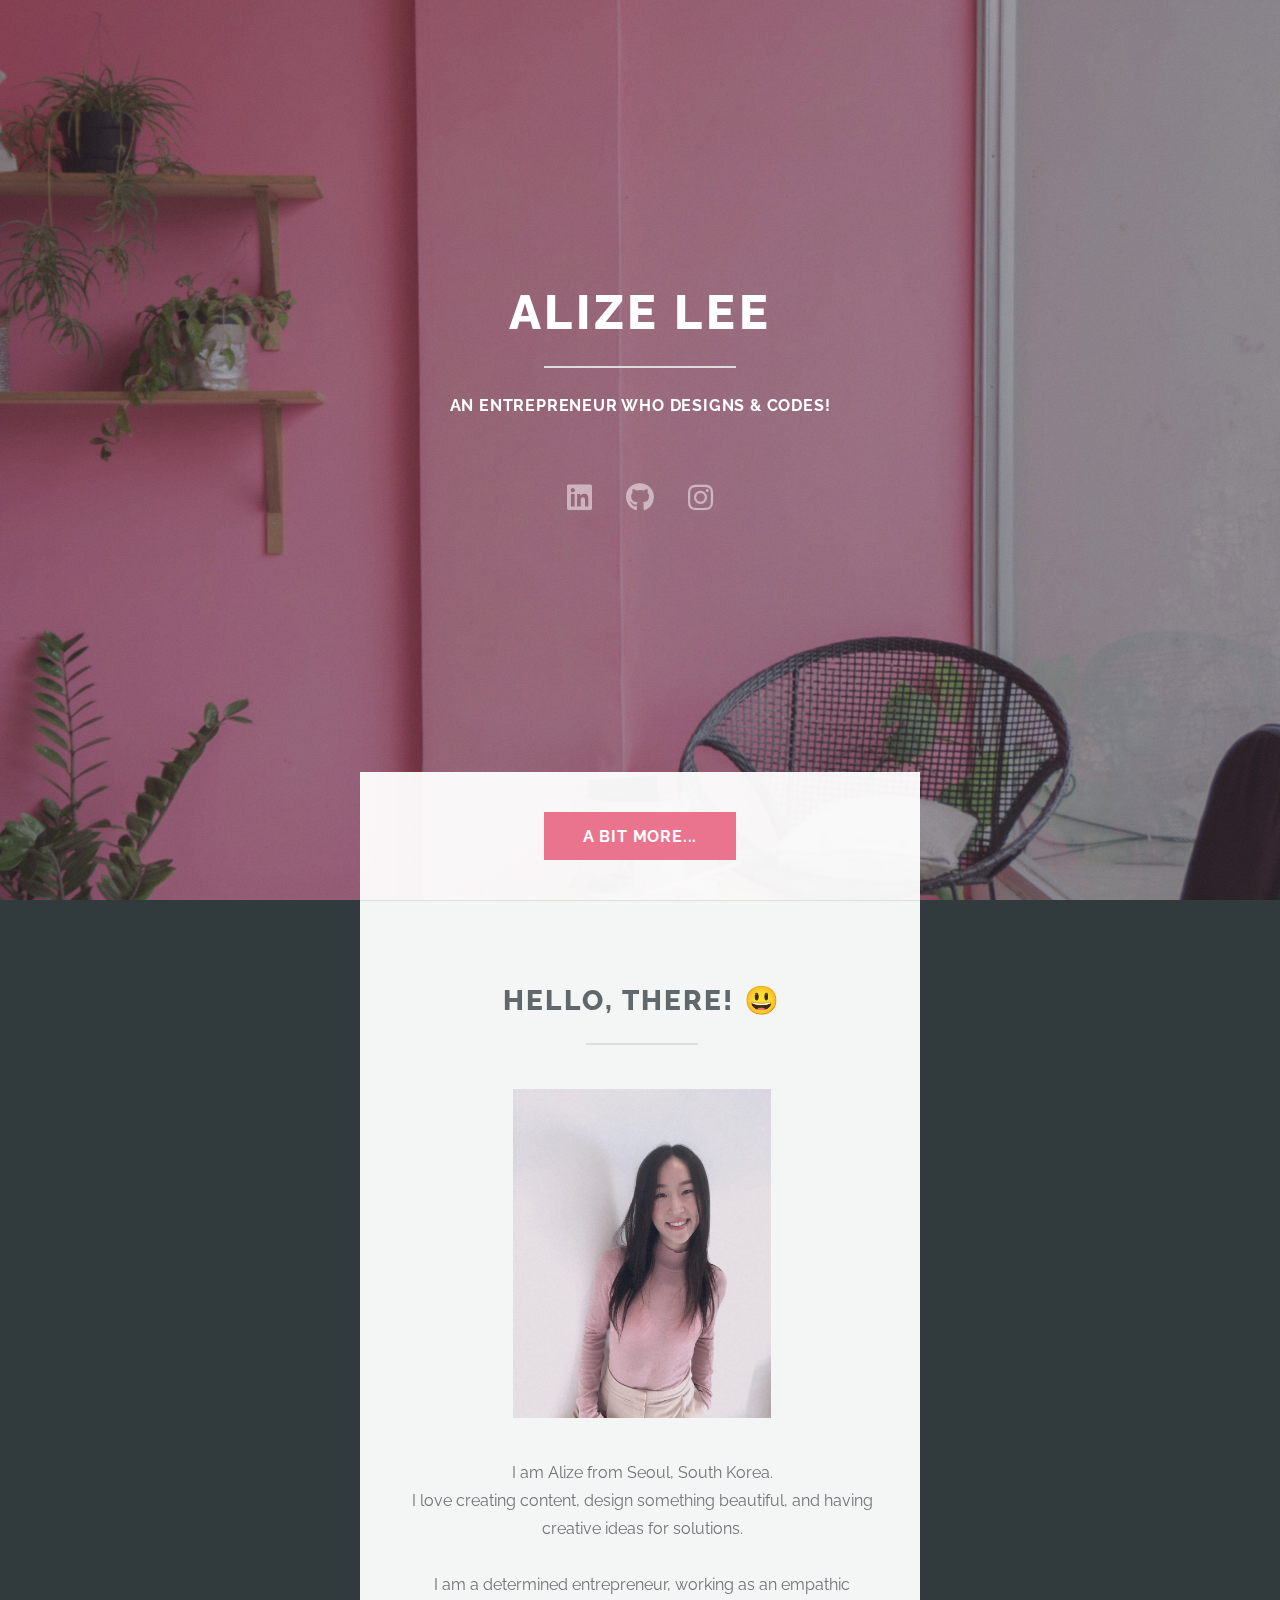
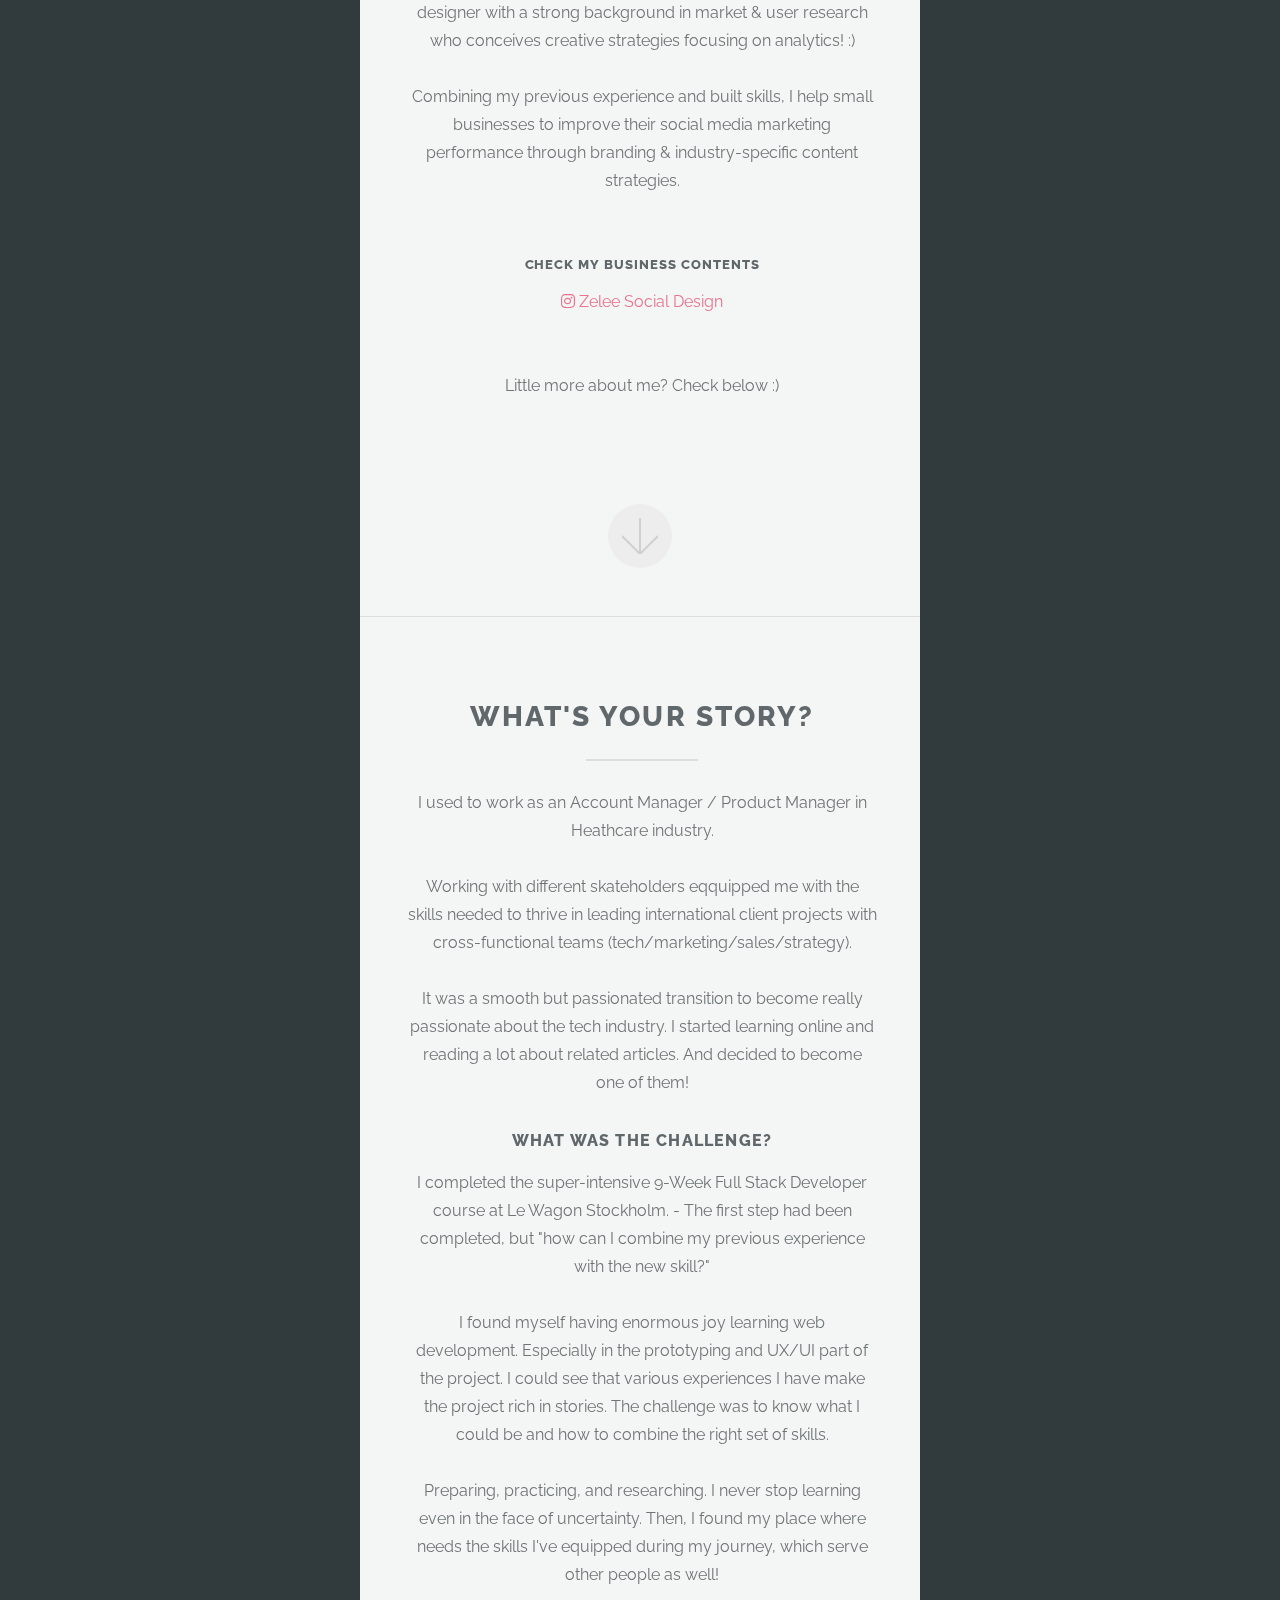
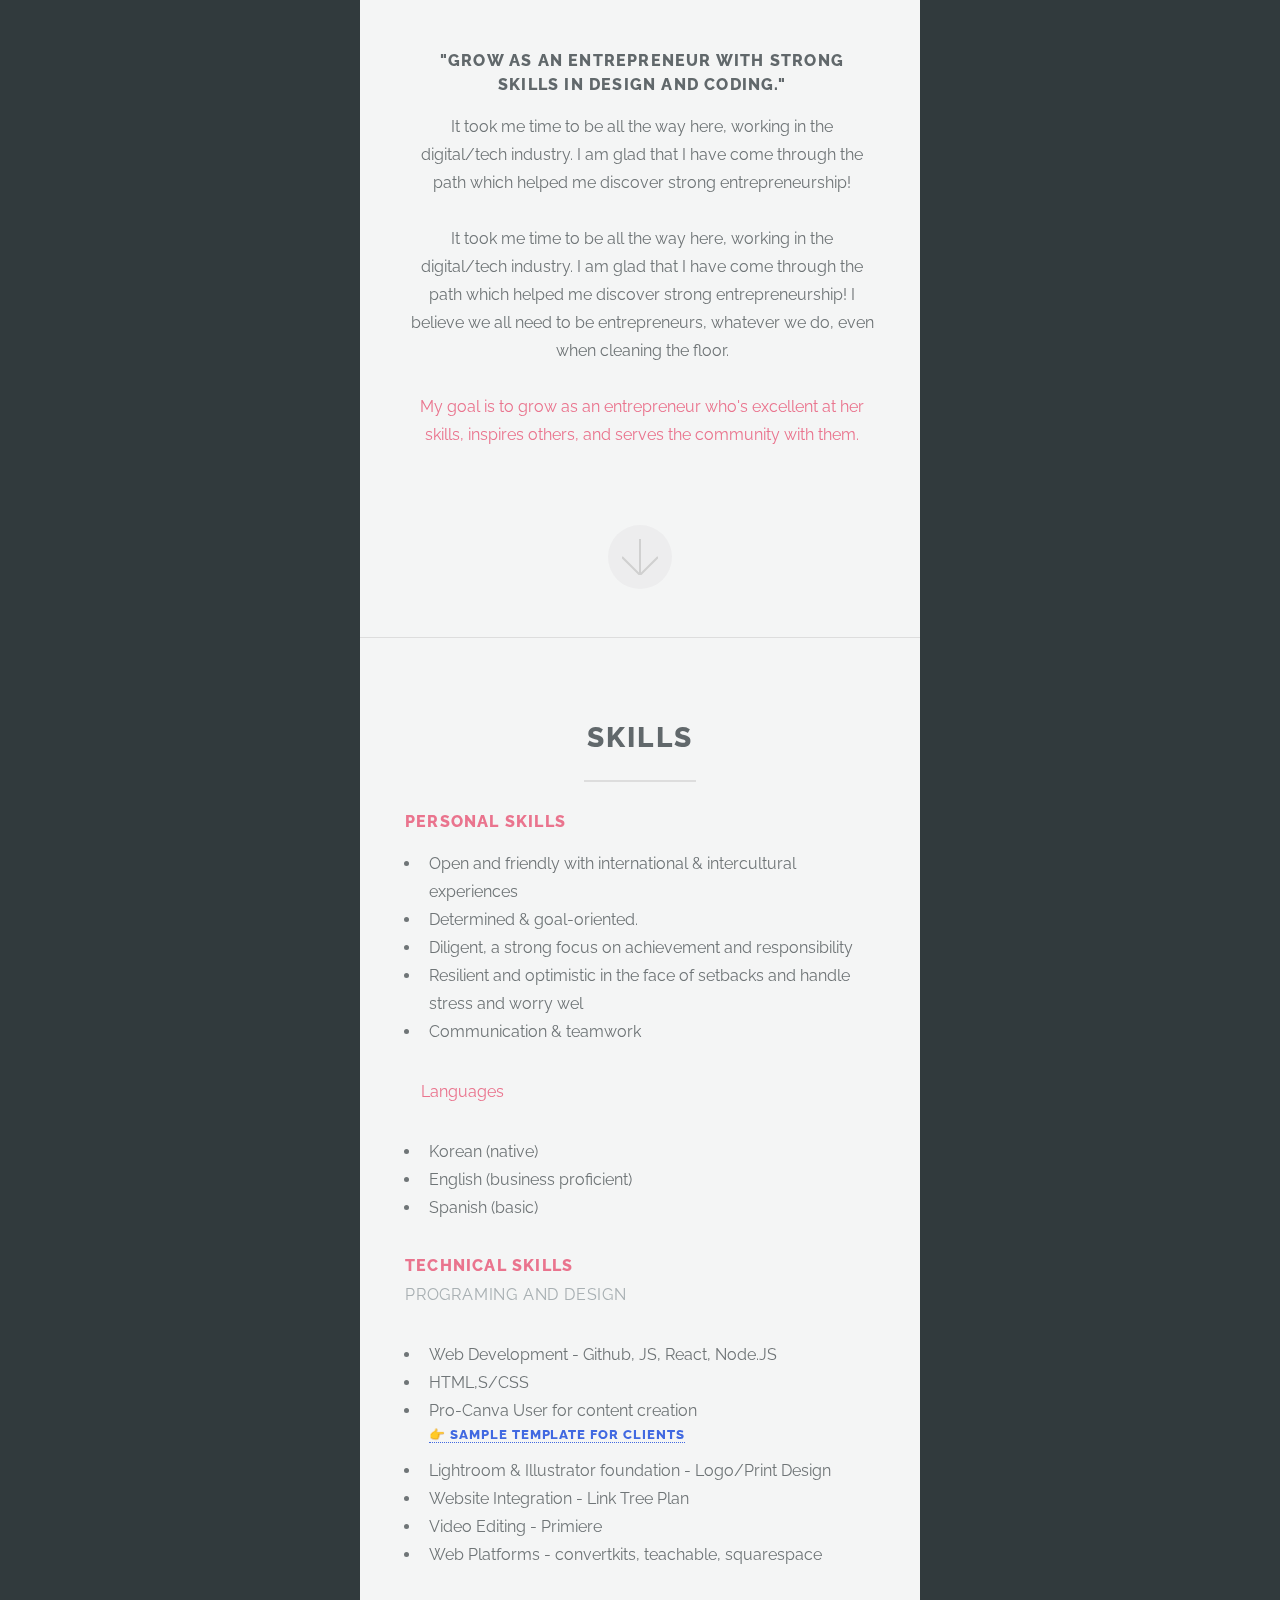
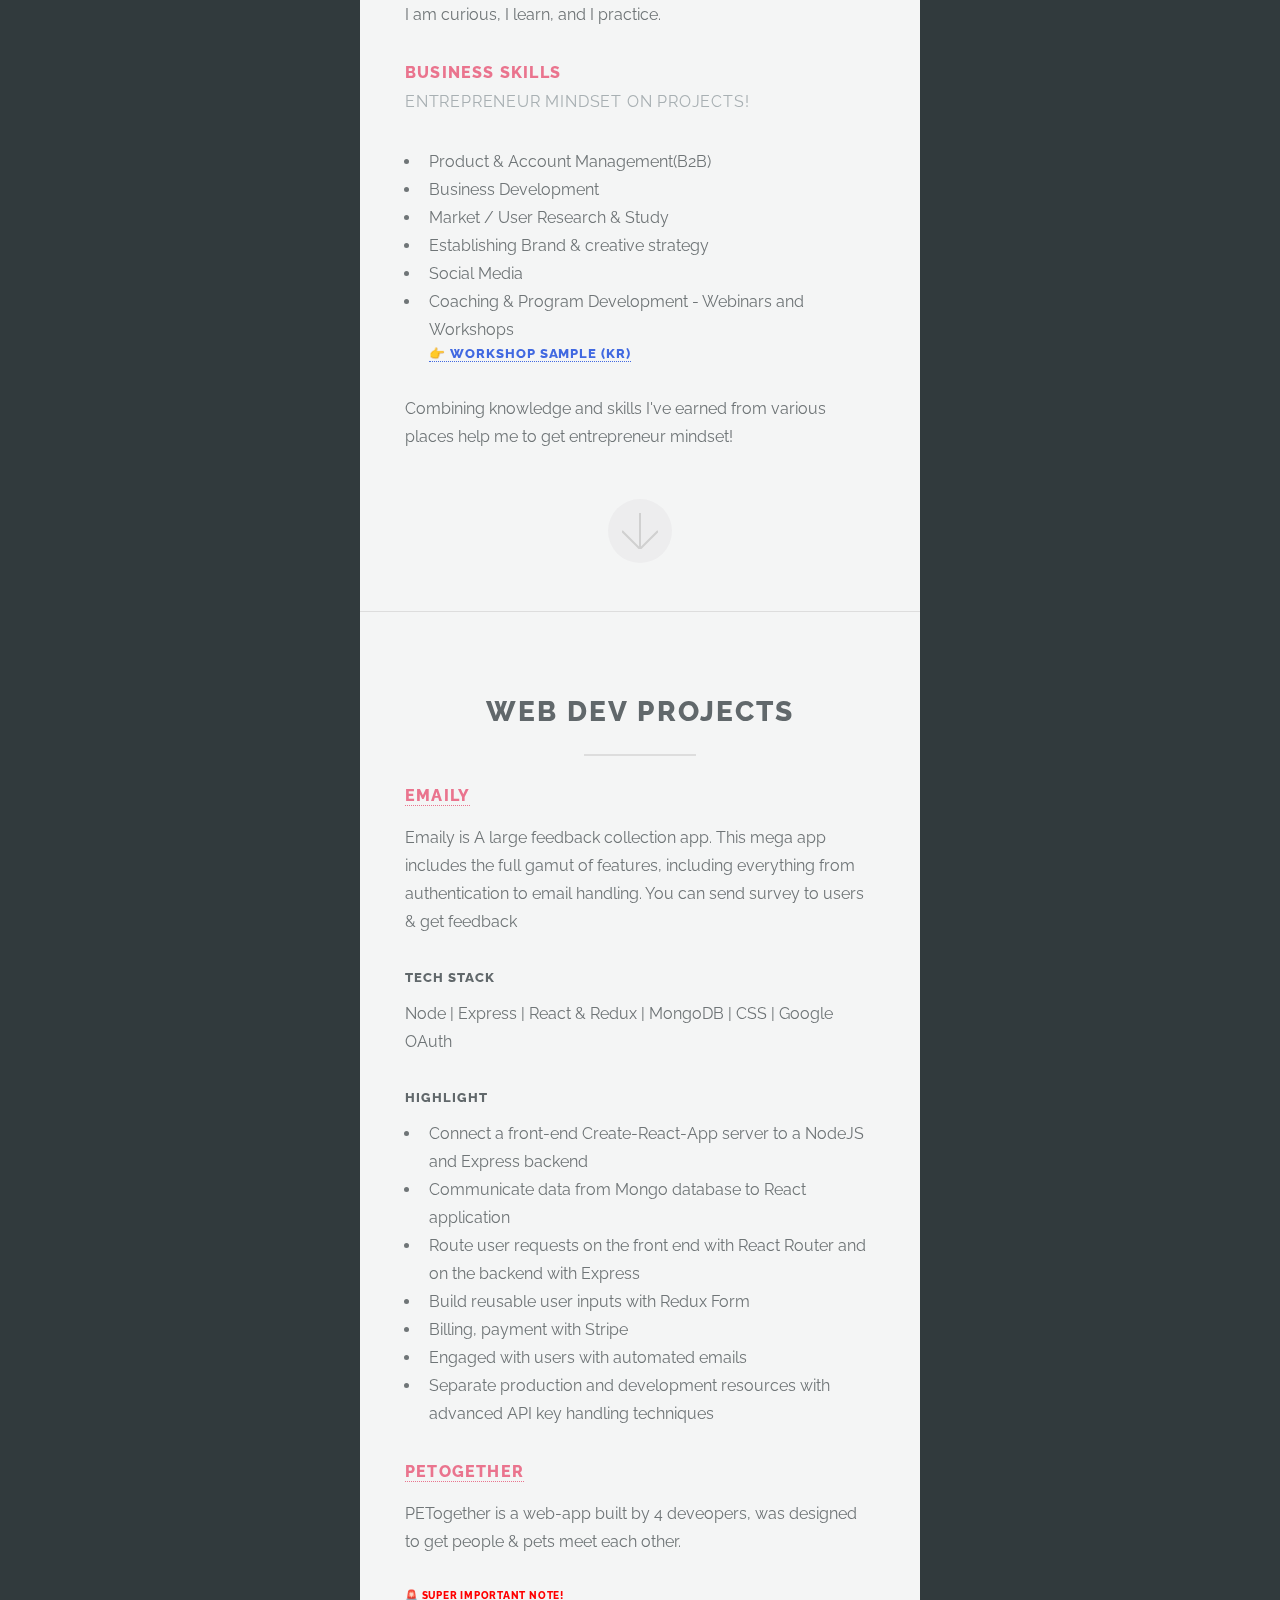
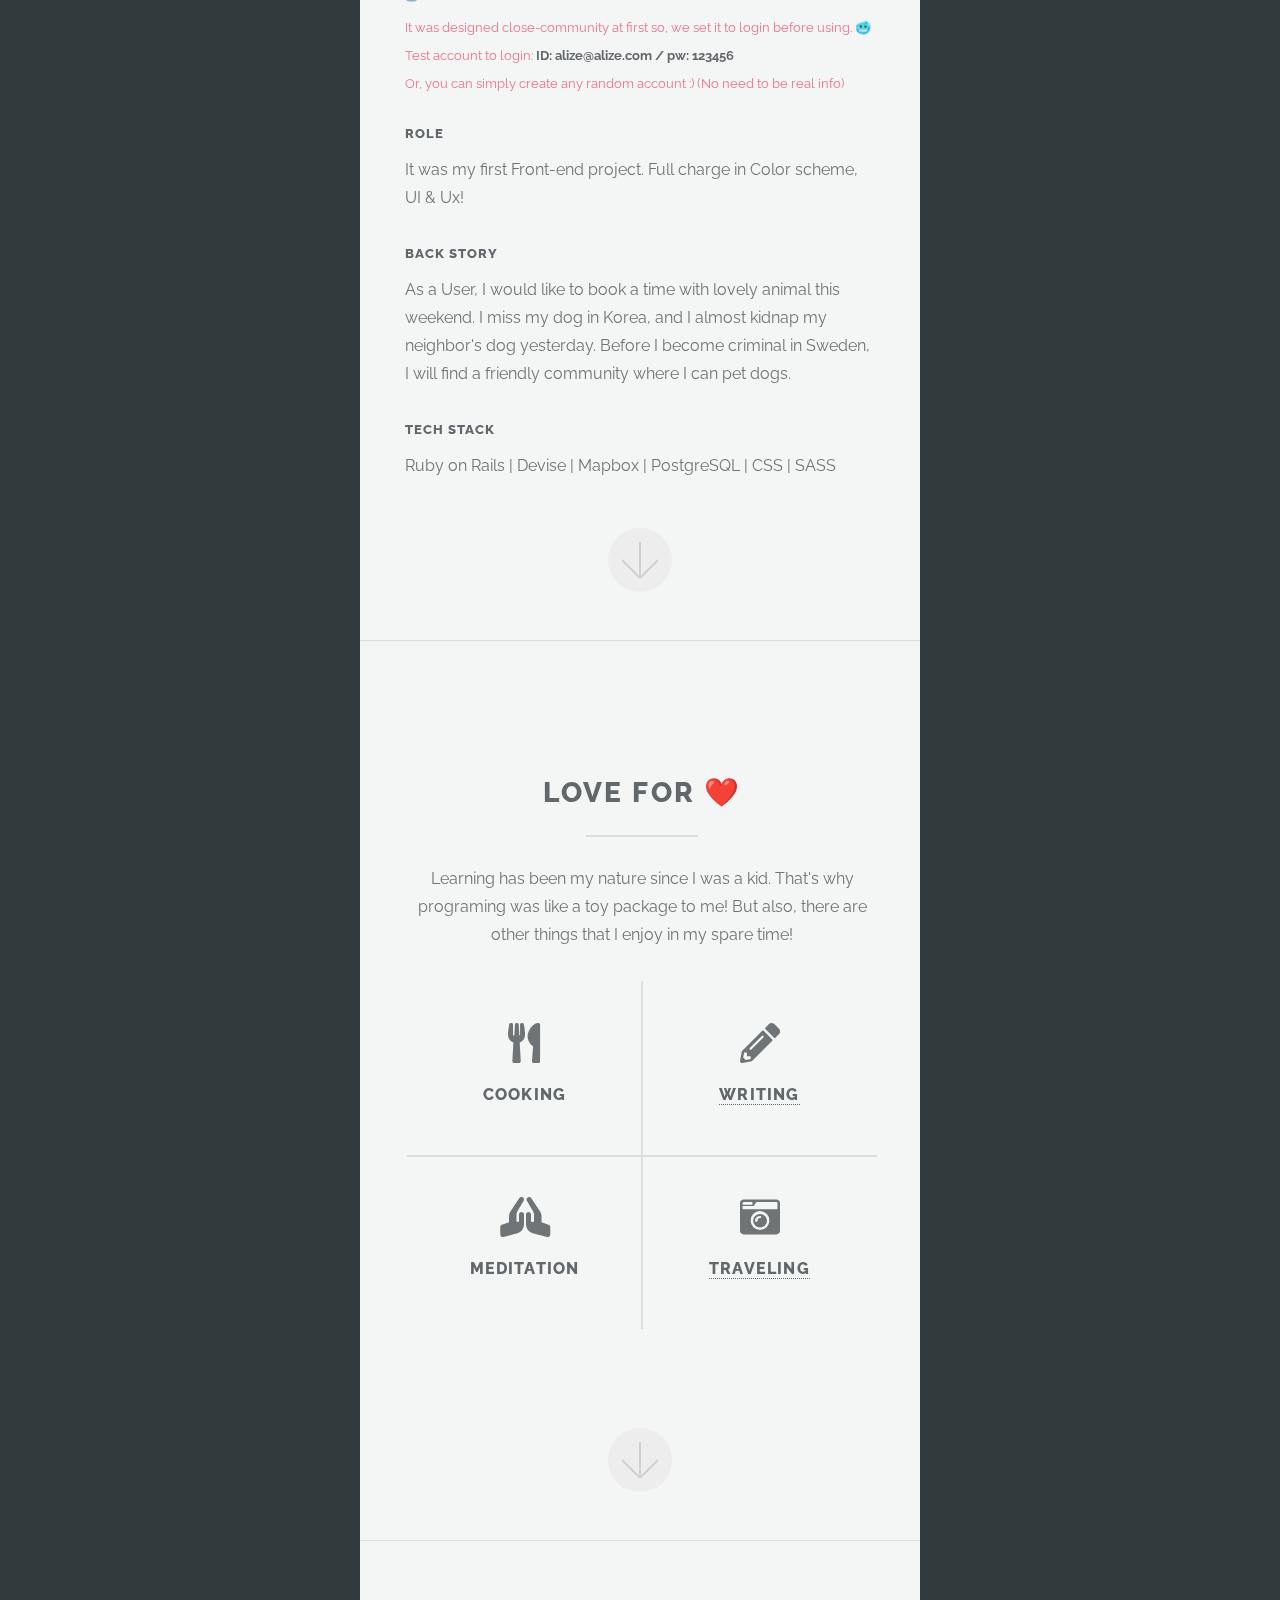
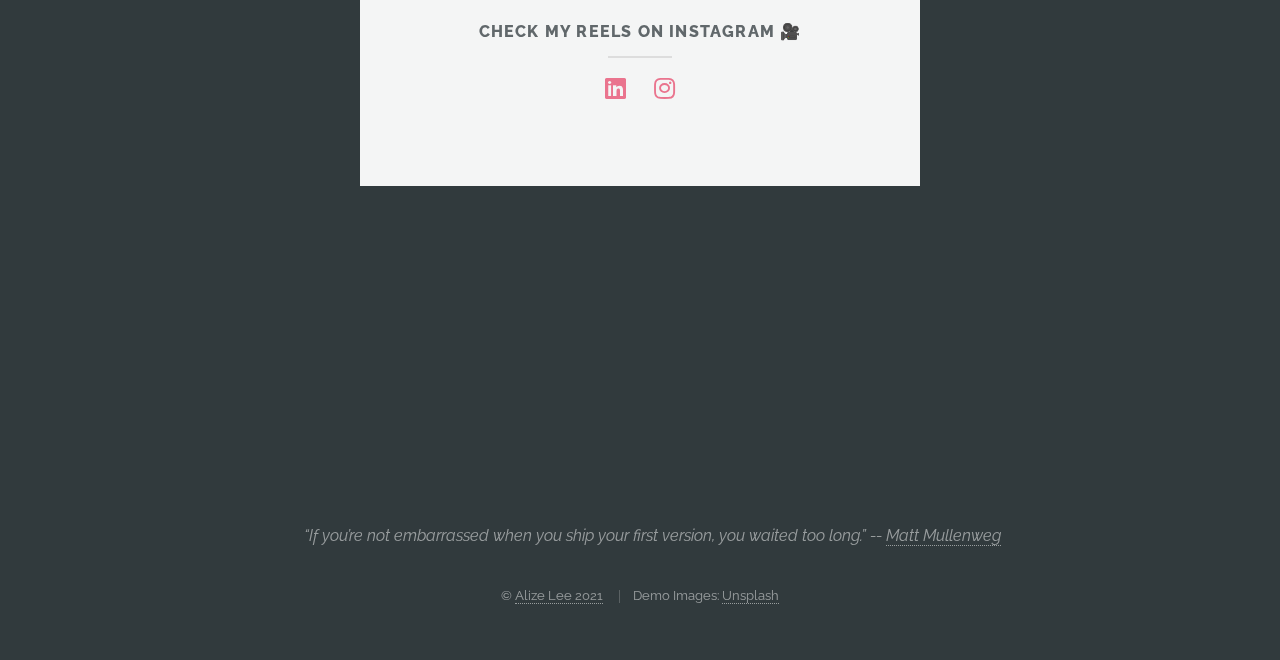
<file: index.html>
<!DOCTYPE html>
<html>
  <head>
    <meta property="og:title" content="Alize Lee Portfolio 2021" />
    <meta
      property="og:image"
      content="https://alizebreezes.github.io/images/cover.jpg"
    />
    <meta
      property="og:description"
      content="Web portfolio 2021. A bit more about me :) Full Stack Web Developer, completed 9-weeks intensive programming course at Le wagon"
    />
    <meta property="og:url" content="https://alizebreezes.github.io" />
    <link rel="icon" href="%PUBLIC_URL%/favicon.ico" />
    <meta property="og:image" content="%PUBLIC_URL%/favicon-32x32.png" />
    <link rel="apple-touch-icon" href="%PUBLIC_URL%/logo192.png" />

    <title>Alize's Portfolio</title>
    <meta charset="utf-8" />
    <meta
      name="viewport"
      content="width=device-width, initial-scale=1, user-scalable=no"
    />
    <link rel="stylesheet" href="assets/css/main.css" />
  </head>
  <body class="is-preload">
    <!-- Header -->
    <section id="header">
      <header class="major">
        <h1>Alize Lee</h1>
        <p>An entrepreneur who designs & codes!</p>
        <ul class="icons">
          <li>
            <a
              href="https://www.linkedin.com/in/alizelee"
              class="icon brands alt fa-linkedin"
              ><span class="label">Linkedin</span></a
            >
          </li>
          <li>
            <a
              href="https://github.com/alizebreezes"
              class="icon brands alt fa-github"
              ><span class="label">Github</span></a
            >
          </li>
          <li>
            <a
              href="https://instagram.com/alizebreezes"
              class="icon brands alt fa-instagram"
              ><span class="label">Instagram</span></a
            >
          </li>
        </ul>
      </header>
      <div class="container">
        <ul class="actions special">
          <li>
            <a href="#one" class="button primary scrolly"> A bit more... </a>
          </li>
        </ul>
      </div>
    </section>

    <!-- One -->
    <section id="one" class="main special">
      <div class="container">
        <span class="image fit primary"
          ><img src="images/pic01.jpg" alt=""
        /></span>
        <div class="content">
          <header class="major">
            <h2>Hello, There! 😃</h2>
          </header>
          <span class="image center"
            ><img src="images/profile.jpg" alt="Profile Pic Alize"
          /></span>

          <p>
            I am Alize from Seoul, South Korea. <br />

            I love creating content, design something beautiful, and having creative ideas for solutions.<br /> <br />

            I am a determined entrepreneur, working as an empathic designer with a strong background in market & user research who conceives creative strategies focusing on analytics! :)  <br /><br />


             Combining my previous experience and built skills, I help small businesses to improve their social media marketing performance through branding & industry-specific content strategies. <br /><br />

            <header>
            <h5>
              Check My Business Contents
            </h5>
            <a href="https://instagram.com/zelee.social" class="icon brands alt fa-instagram"><span class="label">Instagram</span> Zelee Social Design</a>
          </header>

          <br /><br />

            Little more about me? Check below :)<br />
            <br /><br />
          </p>
        </div>
        <a href="#three" class="goto-next scrolly">Next</a>
      </div>
    </section>

        <!-- Three -->
    <section id="three" class="main special">
      <div class="container">
        <span class="image fit primary"
          ><img src="images/pic03.jpg" alt=""
        /></span>
        <div class="content">
          <header class="major">
            <h2>
              What's Your Story?
            </h2>
          </header>
          <p>
          I used to work as an Account Manager / Product Manager in Heathcare industry. <br /><br />

          Working with different skateholders eqquipped me with the skills needed to thrive in leading international client projects with cross-functional teams (tech/marketing/sales/strategy). </br /><br />

          It was a smooth but passionated transition to become really passionate about the tech industry. I started learning online and reading a lot about related articles. And decided to become one of them!
          </p>

          <header>
            <h3>What was the challenge?</h3>
          </header>
           <p>
              I completed the super-intensive 9-Week Full Stack Developer course at Le Wagon Stockholm. - The first step had been completed, but "how can I combine my previous experience with the new skill?" <br /><br />

              I found myself having enormous joy learning web development. Especially in the prototyping and UX/UI part of the project. I could see that various experiences I have make the project rich in stories. The challenge was to know what I could be and how to combine the right set of skills.<br /><br />

              Preparing, practicing, and researching. I never stop learning even in the face of uncertainty. Then, I found my place where needs the skills I've equipped during my journey, which serve other people as well!<br /><br />


            </p>

          <header>
            <h3>"Grow As An Entrepreneur With Strong Skills in Design and Coding."</h3>
          </header>
          <p>
              It took me time to be all the way here, working in the digital/tech industry. I am glad that I have come through the path which helped me discover strong entrepreneurship!<br /><br />

              It took me time to be all the way here, working in the digital/tech industry. I am glad that I have come through the path which helped me discover strong entrepreneurship! I believe we all need to be entrepreneurs, whatever we do, even when cleaning the floor.  <br /><br />

               <span class="highlight">My goal is to grow as an entrepreneur who's excellent at her skills, inspires others, and serves the community with them. </span><br /><br />
            </p>
        </div>
        <a href="#four" class="goto-next scrolly">Next</a>
      </div>
    </section>


    <!-- Four -->
    <section id="four" class="main">
      <div class="container">
        <div class="content">
          <header class="major">
            <h2>SKILLS</h2>
          </header>
          <section>
             <header>
              <h3 class="highlight">Personal Skills</h3>
            </header>
            <div class="col-12-medium col-12">
               <ul>
                <li>Open and friendly with international & intercultural experiences</li>
                <li>Determined & goal-oriented.</li>
                <li>Diligent, a strong focus on achievement and responsibility</li>
                <li>Resilient and optimistic in the face of setbacks and handle stress and worry wel</li>
                <li>Communication & teamwork</li>
              </ul>
              <ul>
                <p class="highlight">Languages</p>
                <li>Korean (native)</li>
                <li>English (business proficient)</li>
                <li>Spanish (basic)</li>
              </ul>
            </div>

            <header>
              <h3 class="highlight">Technical Skills</h3>
              <p>Programing and Design</p>
            </header>
            <div class="col-12-medium col-12">
              <ul>
                <li>Web Development - Github, JS, React, Node.JS</li>
                <li>HTML,S/CSS</li>
                <li>
                  Pro-Canva User for content creation <br />
                   <h5><a href="https://www.instagram.com/p/CTo1B_JMim3/?utm_source=ig_web_button_share_sheet" style="color: royalblue"> 👉 Sample template for clients</a></h5>
                </li>
                <li>Lightroom & Illustrator foundation - Logo/Print Design
                </li>
                <li>Website Integration - Link Tree Plan
                </li>
                <li>Video Editing - Primiere
                </li>
                <li>Web Platforms - convertkits, teachable, squarespace
                </li>
              </ul>
            </div>
            <p>
              I am curious, I learn, and I practice.
            </p>
            <header>
              <h3 class="highlight">Business Skills</h3>
              <p>Entrepreneur Mindset on Projects!</p>
            </header>
            <div class="col-12-medium col-12">
              <ul>
                <li>Product & Account Management(B2B)</li>
                <li>Business Development</li>
                <li>Market / User Research & Study
                </li>
                <li>Establishing Brand & creative strategy
                </li>
                <li>
                  Social Media
                </li>
                <li>
                  Coaching & Program Development - Webinars and Workshops<br />
                   <h5><a href="https://zeleesocial.teachable.com/p/advanced_earlybird" style="color: royalblue"> 👉 Workshop Sample (Kr)</a></h5>
                </li>
              </ul>



            </div>

            <p>
              Combining knowledge and skills I've earned from various places help me to get entrepreneur mindset!
            </p>

          </section>
        </div>
        <a href="#project" class="goto-next scrolly">Next</a>
      </div>
    </section>


    <!-- projects -->
    <section id="project" class="main">
      <div class="container">
        <div class="content">
          <header class="major">
            <h2>Web Dev Projects</h2>
          </header>
          <section>
            <header>
              <h3 class="highlight"><a href="https://fathomless-island-66385.herokuapp.com/">Emaily</a></h3>
            </header>
            <p>Emaily is A large feedback collection app. This mega app includes the full gamut of features, including everything from authentication to email handling. You can send survey to users & get feedback</p>
            <span class="col-12-medium col-12">
              <h5>Tech Stack</h5>
              <p>Node | Express | React & Redux | MongoDB | CSS | Google OAuth</p>
            </span>
            <span class="col-12-medium col-12">
              <h5>Highlight</h5>
              <ul>
                <li>Connect a front-end Create-React-App server to a NodeJS and Express backend</li>
                <li>Communicate data from Mongo database to React application</li>
                <li>Route user requests on the front end with React Router and on the backend with Express</li>
                <li>Build reusable user inputs with Redux Form</li>
                <li>Billing, payment with Stripe</li>
                <li>Engaged with users with automated emails</li>
                <li>Separate production and development resources with advanced API key handling techniques</li>
              </ul>
            </span>
          </section>

          <section>
            <header>
              <h3 class="highlight"><a href="https://petclub486.herokuapp.com/">PETogether</a></h3>
            </header>

            <p>PETogether is a web-app built by 4 deveopers, was designed to get people & pets meet each other.</p>

            <span class="col-12-medium col-12" style="font-size:small">
              <h5 style="color: red">🚨 Super Important note!</h5>
              <p class="highlight">It was designed close-community at first so, we set it to login before using. 🥶
                Test account to login: <strong>ID: alize@alize.com / pw: 123456 </strong><br/>
                Or, you can simply create any random account :) (No need to be real info)</p>
            </span>
          </section>
           <span class="col-12-medium col-12">
              <h5>Role</h5>
              <p>It was my first Front-end project. Full charge in Color scheme, UI & Ux!</p>
            </span>
          <span class="col-12-medium col-12">
              <h5>Back story</h5>
              <p>As a User, I would like to book a time with lovely animal this weekend. I miss my dog in Korea, and I almost kidnap my neighbor's dog yesterday. Before I become criminal in Sweden, I will find a friendly community where I can pet dogs.</p>
            </span>
            <span class="col-12-medium col-12">
              <h5>Tech Stack</h5>
              <p>Ruby on Rails | Devise | Mapbox | PostgreSQL | CSS | SASS</p>
            </span>

        </div>
        <a href="#three" class="goto-next scrolly">Next</a>
      </div>
    </section>

<!-- Love -->
    <section id="love" class="main special">
      <div class="container">
        <span class="image fit primary"
          ><img src="images/pic02.jpg" alt=""
        /></span>
        <div class="content">
          <header class="major">
            <h2>Love For ❤️</h2>
          </header>
          <p>
            Learning has been my nature since I was a kid. That's why programing was like a
            toy package to me! But also, there are other things that I enjoy in my spare time!
          </p>
          <ul class="icons-grid">
            <li>
              <span class="icon solid major fa-utensils"></span>
              <h3>Cooking</h3>
            </li>
            <li>
              <span class="icon solid major fa-pencil-alt"></span>
              <h3><a href="https://alizebreezes.medium.com/3-easy-things-you-can-do-now-when-you-dont-know-what-to-do-in-life-how-i-stay-with-momentum-when-265e6dd5cf82">Writing</a></h3>
            </li>
            <li>
              <span class="icon solid major fa-praying-hands"></span>
              <h3>Meditation</h3>
            </li>
            <li>
              <span class="icon solid major fa-camera-retro"></span>
              <h3><a href="https://instagram.com/alizebreezes">Traveling</a></h3>
            </li>
          </ul>
        </div>
        <a href="#four" class="goto-next scrolly">Next</a>
      </div>
    </section>


    <!-- Footer -->
    <section id="footer">
      <div class="container">
        <header class="major">
          <h3>Check My Reels on Instagram 🎥</h3>
        </header>
        <ul class="icons">
          <li>
            <a
              href="https://www.linkedin.com/in/alizelee"
              class="icon brands alt fa-linkedin"
              ><span class="label">Linkedin</span></a
            >
          </li>

          <li>
            <a
              href="https://instagram.com/zelee.social"
              class="icon brands alt fa-instagram"
              ><span class="label">Instagram</span></a
            >
          </li>
        </ul>
      </div>
      <footer>
        <blockquote class="quotes">
          “If you’re not embarrassed when you ship your first version, you
          waited too long.” --
          <a href="https://g.co/kgs/VH3JRX">Matt Mullenweg</a>
        </blockquote>
        <ul class="copyright">
          <li>&copy; <a href="/images/cover.jpg">Alize Lee 2021</a></li>
          <!-- <li>Design: <a href="http://html5up.net">HTML5 UP</a></li> -->
          <li>Demo Images: <a href="http://unsplash.com">Unsplash</a></li>
        </ul>
      </footer>
    </section>

    <!-- Scripts -->
    <script src="assets/js/jquery.min.js"></script>
    <script src="assets/js/jquery.scrollex.min.js"></script>
    <script src="assets/js/jquery.scrolly.min.js"></script>
    <script src="assets/js/browser.min.js"></script>
    <script src="assets/js/breakpoints.min.js"></script>
    <script src="assets/js/util.js"></script>
    <script src="assets/js/main.js"></script>
  </body>
</html>
</file>
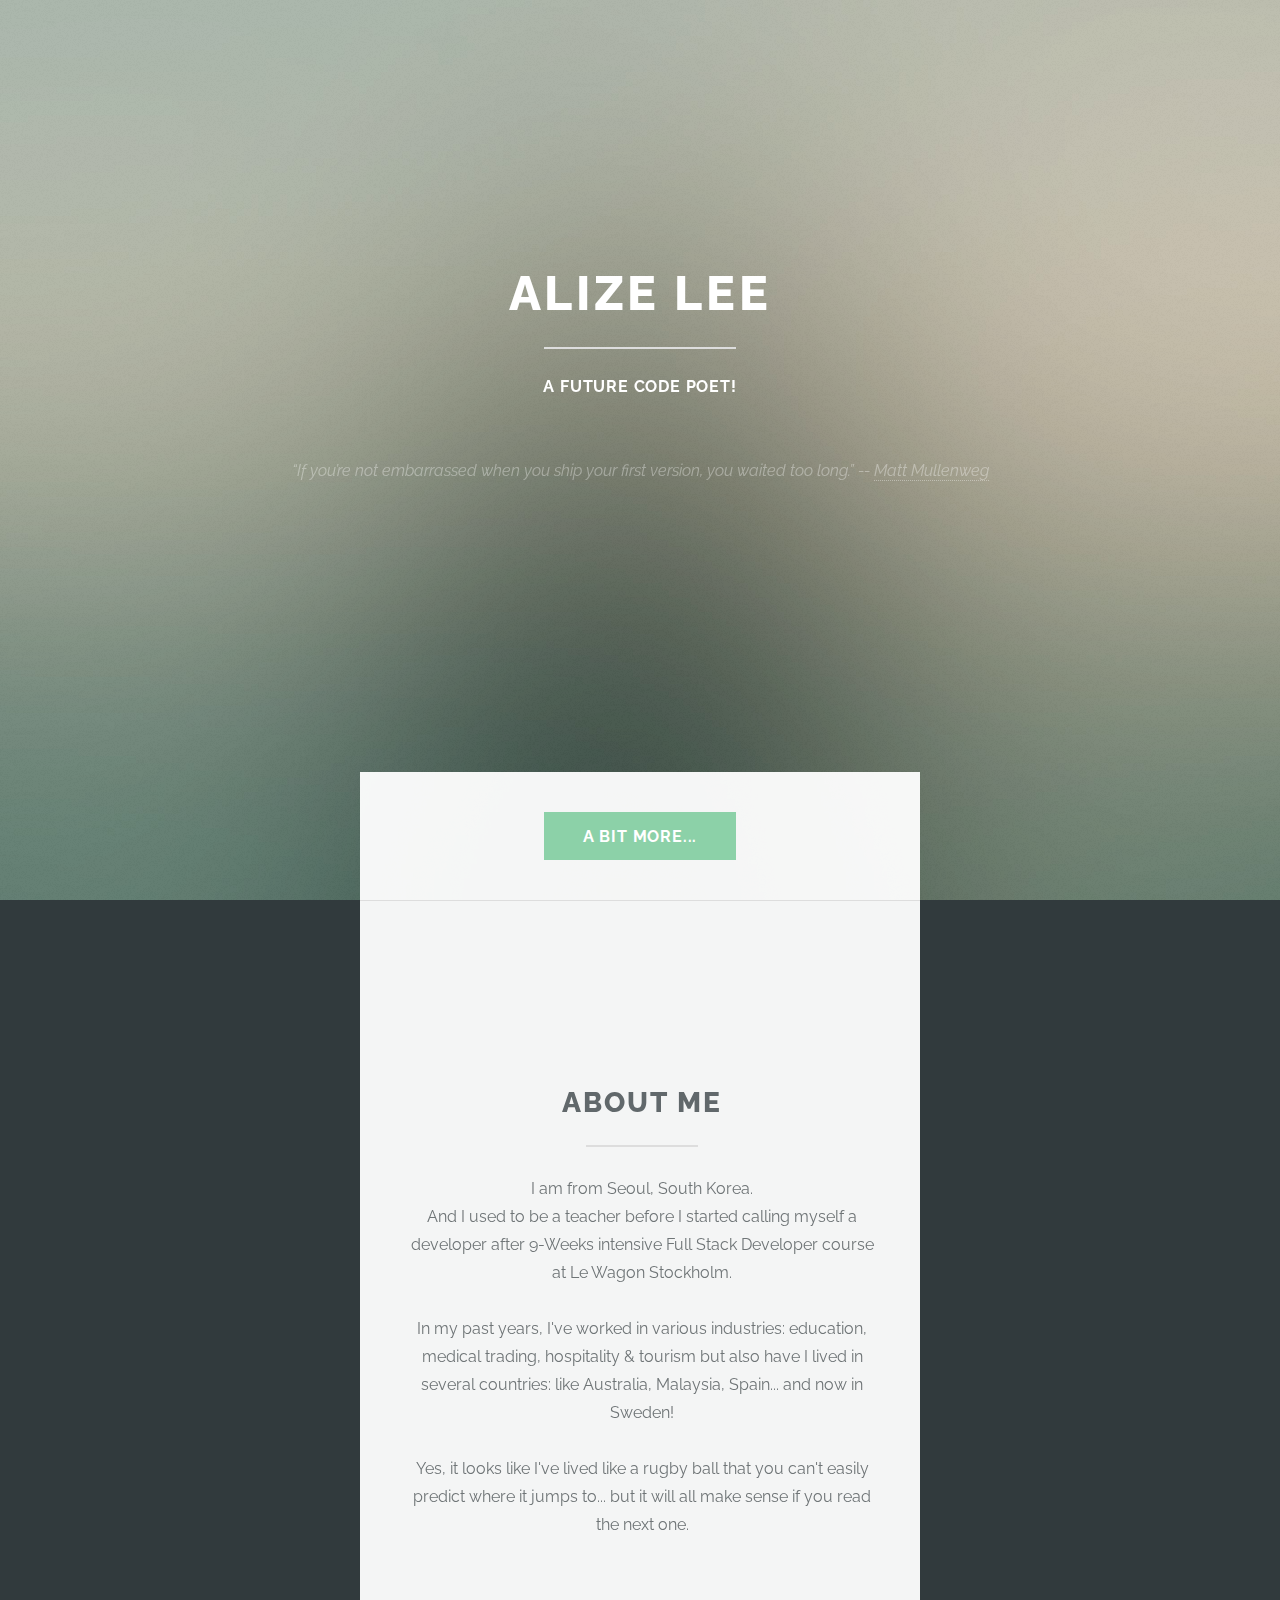
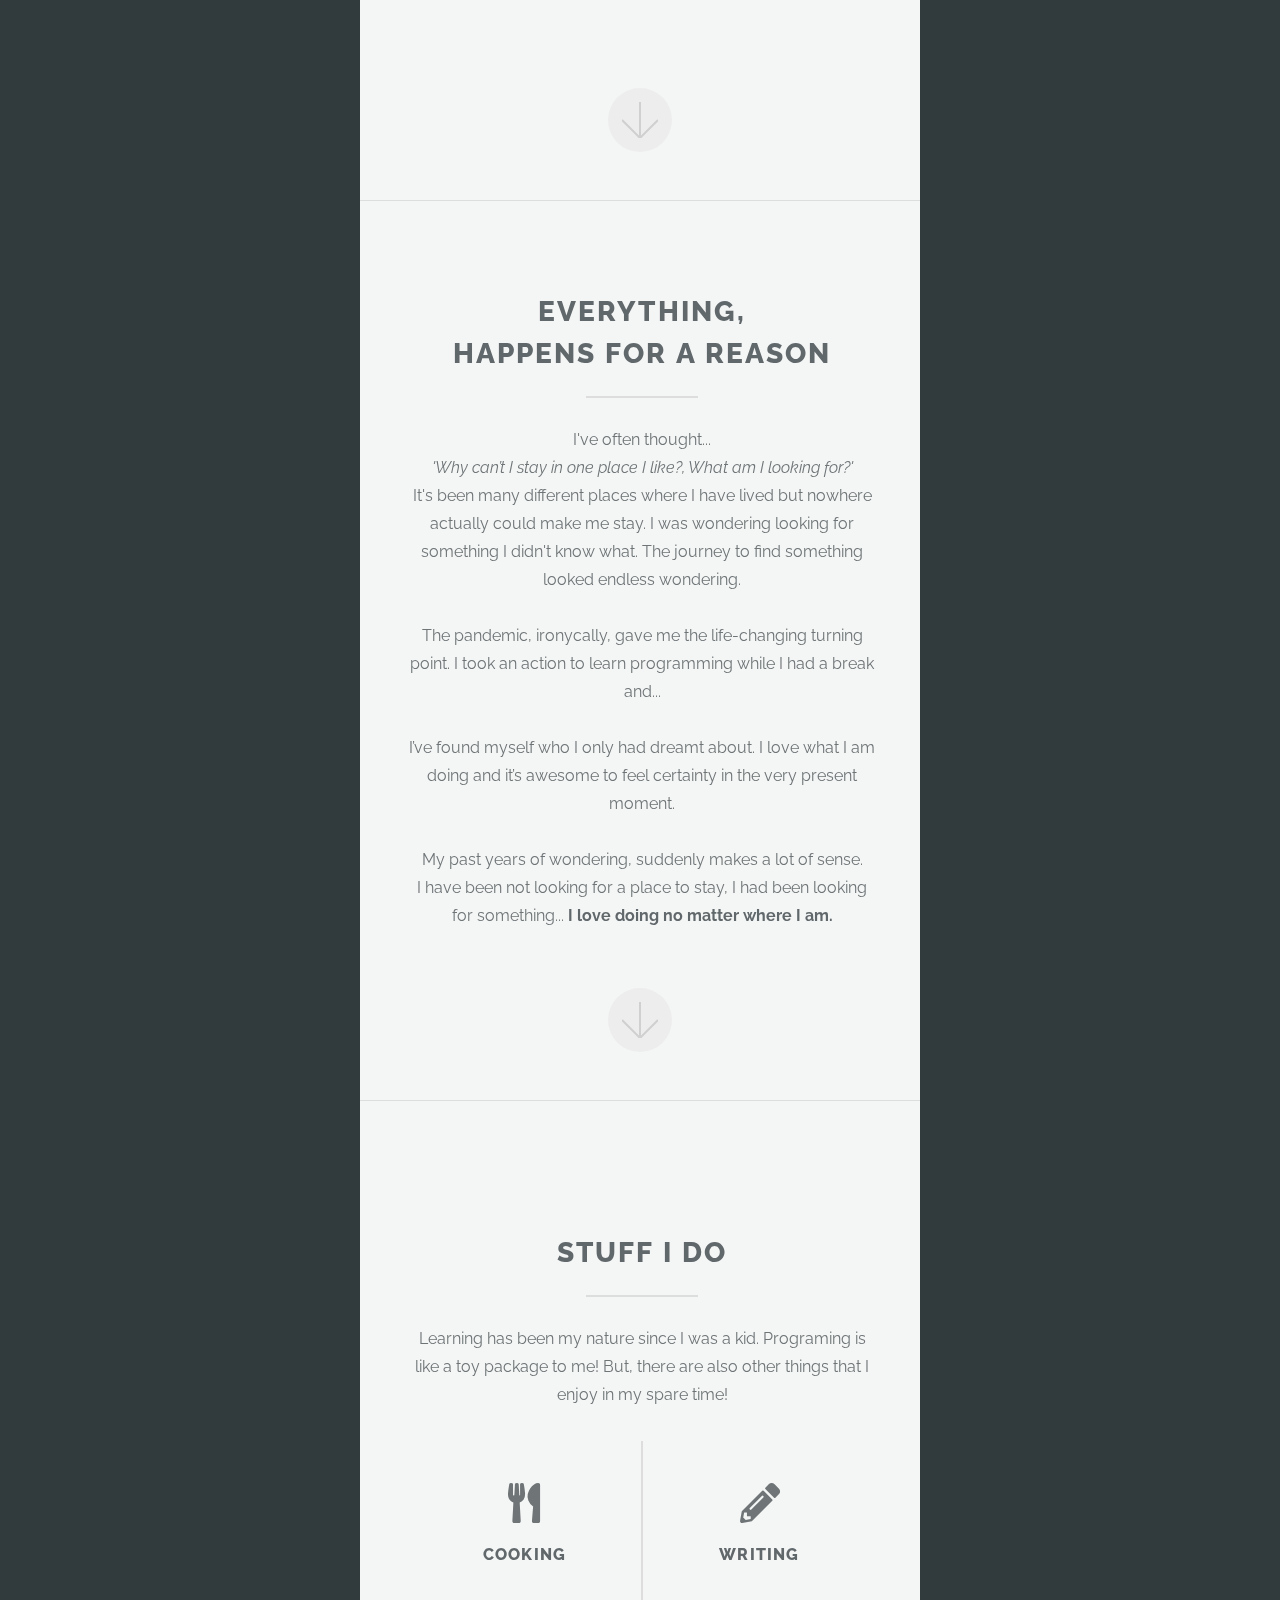
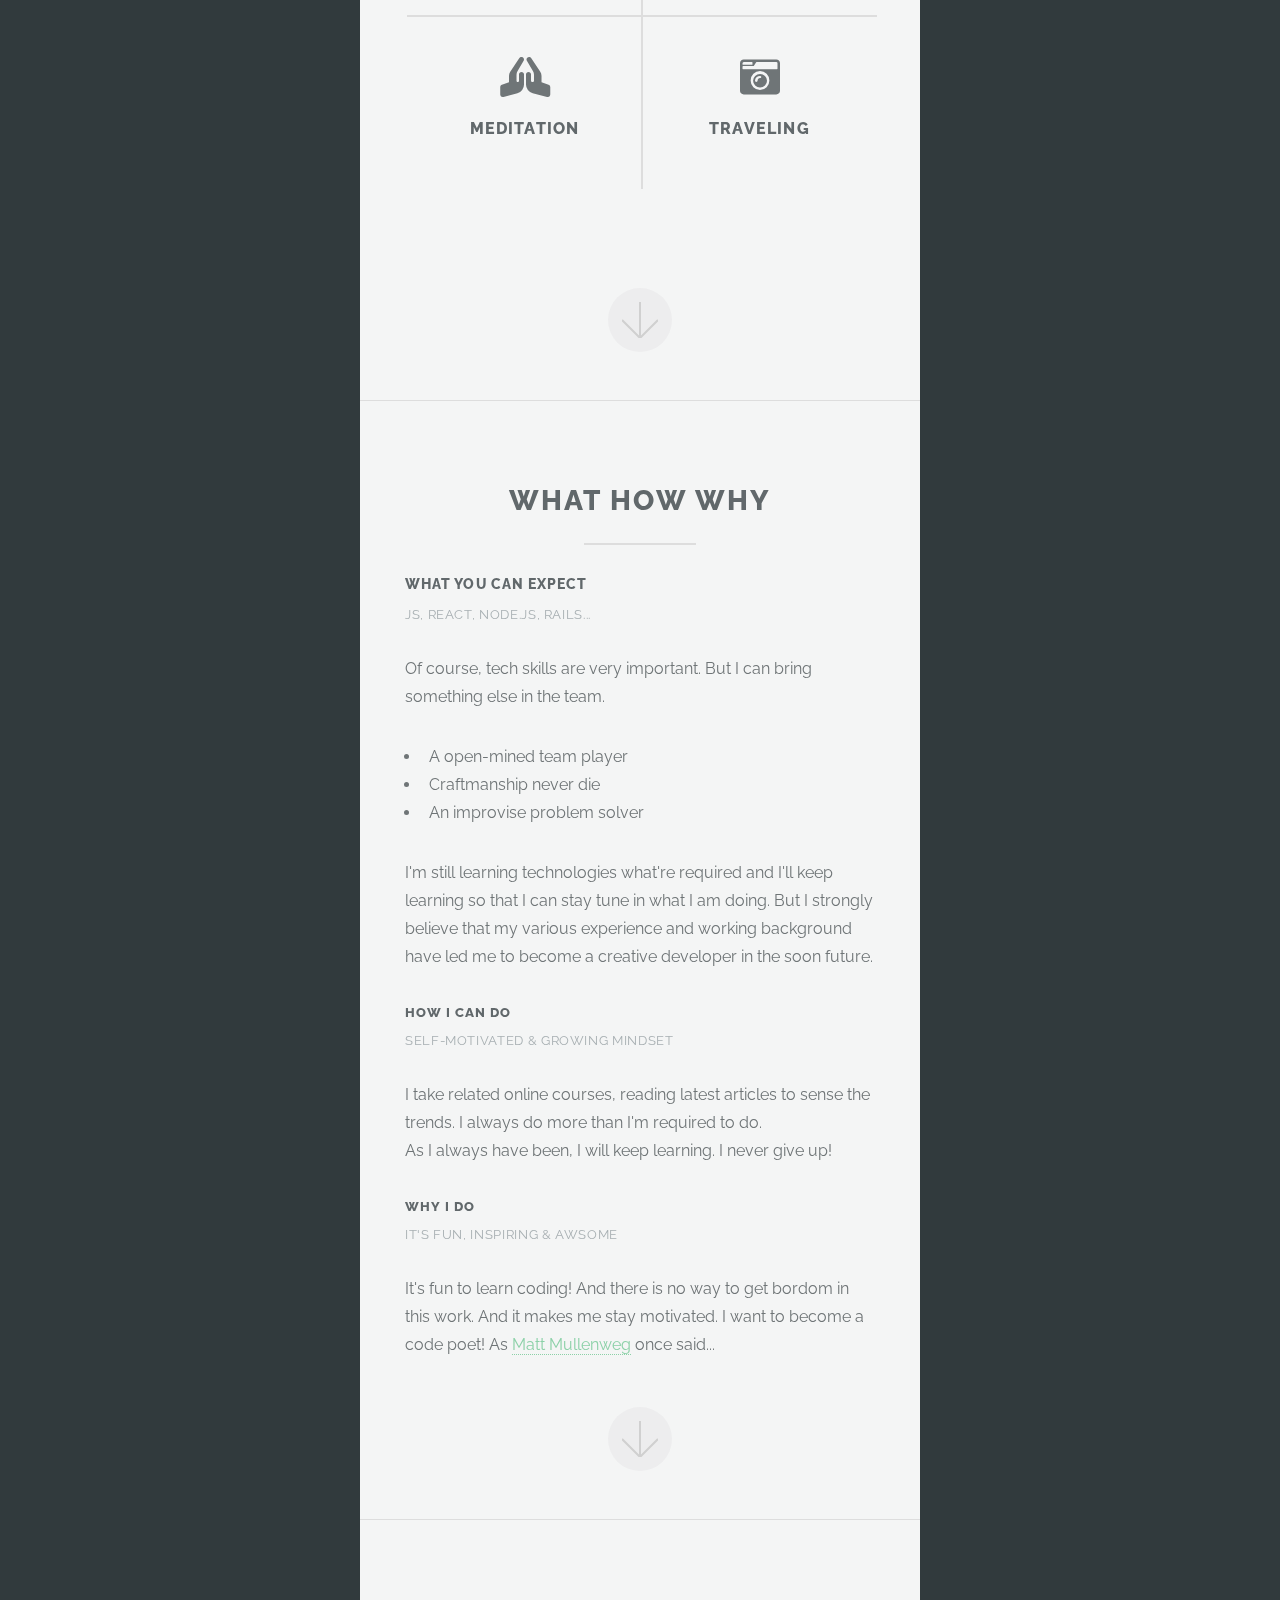
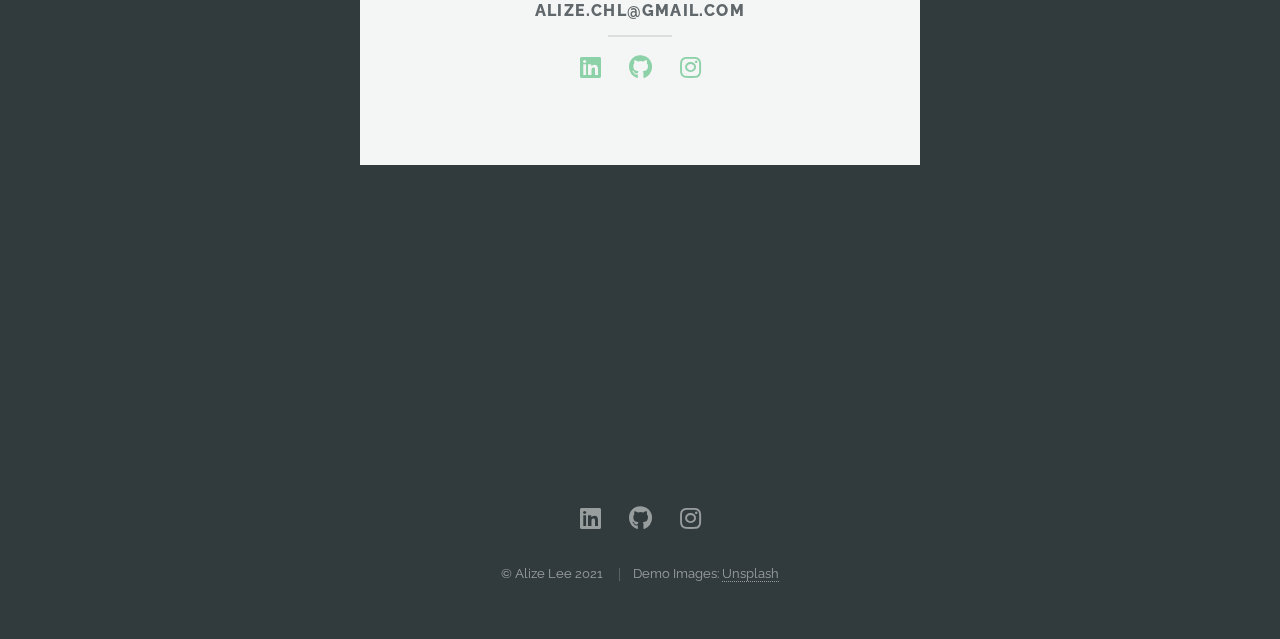
<file: portfolio/index.html>
<!DOCTYPE html>
<html>
  <head>
    <title>Alize's Portfolio</title>
    <meta charset="utf-8" />
    <meta
      name="viewport"
      content="width=device-width, initial-scale=1, user-scalable=no"
    />
    <link rel="stylesheet" href="assets/css/main.css" />
  </head>
  <body class="is-preload">
    <!-- Header -->
    <section id="header">
      <header class="major">
        <h1>Alize Lee</h1>
        <p>A future code poet!</p>
        <blockquote class="quotes">
          “If you’re not embarrassed when you ship your first version, you
          waited too long.” --
          <a href="https://g.co/kgs/VH3JRX">Matt Mullenweg</a>
        </blockquote>
      </header>
      <div class="container">
        <ul class="actions special">
          <li>
            <a href="#one" class="button primary scrolly"> A bit more... </a>
          </li>
        </ul>
      </div>
    </section>

    <!-- One -->
    <section id="one" class="main special">
      <div class="container">
        <span class="image fit primary"
          ><img src="images/pic01.jpg" alt=""
        /></span>
        <div class="content">
          <header class="major">
            <h2>About Me</h2>
          </header>
          <p>
            I am from Seoul, South Korea. <br />And I used to be a teacher
            before I started calling myself a developer after 9-Weeks intensive
            Full Stack Developer course at Le Wagon Stockholm.<br /><br />In my
            past years, I've worked in various industries: education, medical
            trading, hospitality & tourism but also have I lived in several
            countries: like Australia, Malaysia, Spain... and now in Sweden!
            <br /><br />
            Yes, it looks like I've lived like a rugby ball that you can't
            easily predict where it jumps to... but it will all make sense if
            you read the next one.
          </p>
        </div>
        <a href="#three" class="goto-next scrolly">Next</a>
      </div>
    </section>

    <!-- Three -->
    <section id="three" class="main special">
      <div class="container">
        <span class="image fit primary"
          ><img src="images/pic03.jpg" alt=""
        /></span>
        <div class="content">
          <header class="major">
            <h2>Everything, <br />Happens For A Reason</h2>
          </header>
          <p>
            I've often thought...
            <br /><em
              >'Why can’t I stay in one place I like?, What am I looking
              for?'</em
            ><br />
            It's been many different places where I have lived but nowhere
            actually could make me stay. I was wondering looking for something I
            didn't know what. The journey to find something looked endless
            wondering.<br /><br />The pandemic, ironycally, gave me the
            life-changing turning point. I took an action to learn programming
            while I had a break and... <br /><br />I’ve found myself who I only
            had dreamt about. I love what I am doing and it’s awesome to feel
            certainty in the very present moment. <br /><br />My past years of
            wondering, suddenly makes a lot of sense. <br />I have been not
            looking for a place to stay, I had been looking for something...
            <strong>I love doing no matter where I am.</strong>
          </p>
        </div>
        <a href="#two" class="goto-next scrolly">Next</a>
      </div>
    </section>

    <!-- Two -->
    <section id="two" class="main special">
      <div class="container">
        <span class="image fit primary"
          ><img src="images/pic02.jpg" alt=""
        /></span>
        <div class="content">
          <header class="major">
            <h2>Stuff I do</h2>
          </header>
          <p>
            Learning has been my nature since I was a kid. Programing is like a
            toy package to me! But, there are also other things that I enjoy in
            my spare time!
          </p>
          <ul class="icons-grid">
            <li>
              <span class="icon solid major fa-utensils"></span>
              <h3>Cooking</h3>
            </li>
            <li>
              <span class="icon solid major fa-pencil-alt"></span>
              <h3>Writing</h3>
            </li>
            <li>
              <span class="icon solid major fa-praying-hands"></span>
              <h3>Meditation</h3>
            </li>
            <li>
              <span class="icon solid major fa-camera-retro"></span>
              <h3>Traveling</h3>
            </li>
          </ul>
        </div>
        <a href="#four" class="goto-next scrolly">Next</a>
      </div>
    </section>

    <!-- Four -->
    <section id="four" class="main">
      <div class="container">
        <div class="content">
          <header class="major">
            <h2>What How Why</h2>
          </header>
          <section>
            <header>
              <h4>What you can expect</h4>
              <p>JS, React, Node.js, Rails...</p>
            </header>
            <p>
              Of course, tech skills are very important. But I can bring
              something else in the team.
            </p>
            <div class="col-12-medium col-12">
              <ul>
                <li>A open-mined team player</li>
                <li>Craftmanship never die</li>
                <li>An improvise problem solver</li>
              </ul>
            </div>
            <p>
              I'm still learning technologies what're required and I'll keep
              learning so that I can stay tune in what I am doing. But I
              strongly believe that my various experience and working background
              have led me to become a creative developer in the soon future.
            </p>
            <header>
              <h5>How I can do</h5>
              <p>self-motivated & growing mindset</p>
            </header>
            <p>
              I take related online courses, reading latest articles to sense
              the trends. I always do more than I'm required to do.
              <br />As I always have been, I will keep learning. I never give
              up!
            </p>
            <header>
              <h5>Why I do</h5>
              <p>it's fun, inspiring & awsome</p>
            </header>
            <p>
              It's fun to learn coding! And there is no way to get bordom in
              this work. And it makes me stay motivated. I want to become a code
              poet! As <a href="https://g.co/kgs/VH3JRX">Matt Mullenweg</a> once
              said...
            </p>
          </section>
        </div>
        <a href="#footer" class="goto-next scrolly">Next</a>
      </div>
    </section>

    <!-- Footer -->
    <section id="footer">
      <div class="container">
        <header class="major">
          <h3>alize.chl@gmail.com</h3>
        </header>
        <ul class="icons">
          <li>
            <a
              href="https://www.linkedin.com/in/alizelee"
              class="icon brands alt fa-linkedin"
              ><span class="label">Linkedin</span></a
            >
          </li>
          <li>
            <a
              href="https://github.com/alizebreezes"
              class="icon brands alt fa-github"
              ><span class="label">Github</span></a
            >
          </li>
          <li>
            <a
              href="https://instagram.com/alizebreezes"
              class="icon brands alt fa-instagram"
              ><span class="label">Instagram</span></a
            >
          </li>
        </ul>
      </div>
      <footer>
        <ul class="icons">
          <li>
            <a
              href="https://www.linkedin.com/in/alizelee"
              class="icon brands alt fa-linkedin"
              ><span class="label">Linkedin</span></a
            >
          </li>
          <li>
            <a
              href="https://github.com/alizebreezes"
              class="icon brands alt fa-github"
              ><span class="label">Github</span></a
            >
          </li>
          <li>
            <a
              href="https://instagram.com/alizebreezes"
              class="icon brands alt fa-instagram"
              ><span class="label">Instagram</span></a
            >
          </li>
        </ul>
        <ul class="copyright">
          <li>&copy; Alize Lee 2021</li>
          <!-- <li>Design: <a href="http://html5up.net">HTML5 UP</a></li> -->
          <li>Demo Images: <a href="http://unsplash.com">Unsplash</a></li>
        </ul>
      </footer>
    </section>

    <!-- Scripts -->
    <script src="assets/js/jquery.min.js"></script>
    <script src="assets/js/jquery.scrollex.min.js"></script>
    <script src="assets/js/jquery.scrolly.min.js"></script>
    <script src="assets/js/browser.min.js"></script>
    <script src="assets/js/breakpoints.min.js"></script>
    <script src="assets/js/util.js"></script>
    <script src="assets/js/main.js"></script>
  </body>
</html>
</file>
<file: assets/css/main.css>
@import url("fontawesome-all.min.css");
@import url("https://fonts.googleapis.com/css?family=Raleway:400,400italic,700,800");

/*
	Highlights by HTML5 UP
	html5up.net | @ajlkn
	Free for personal and commercial use under the CCA 3.0 license (html5up.net/license)
*/

html,
body,
div,
span,
applet,
object,
iframe,
h1,
h2,
h3,
h4,
h5,
h6,
p,
blockquote,
pre,
a,
abbr,
acronym,
address,
big,
cite,
code,
del,
dfn,
em,
img,
ins,
kbd,
q,
s,
samp,
small,
strike,
strong,
sub,
sup,
tt,
var,
b,
u,
i,
center,
dl,
dt,
dd,
ol,
ul,
li,
fieldset,
form,
label,
legend,
table,
caption,
tbody,
tfoot,
thead,
tr,
th,
td,
article,
aside,
canvas,
details,
embed,
figure,
figcaption,
footer,
header,
hgroup,
menu,
nav,
output,
ruby,
section,
summary,
time,
mark,
audio,
video {
  margin: 0;
  padding: 0;
  border: 0;
  font-size: 100%;
  font: inherit;
  vertical-align: baseline;
}

article,
aside,
details,
figcaption,
figure,
footer,
header,
hgroup,
menu,
nav,
section {
  display: block;
}

body {
  line-height: 1;
}

ol,
ul {
  list-style: none;
}

blockquote,
q {
  quotes: none;
}

blockquote:before,
blockquote:after,
q:before,
q:after {
  content: "";
  content: none;
}

table {
  border-collapse: collapse;
  border-spacing: 0;
}

body {
  -webkit-text-size-adjust: none;
}

mark {
  background-color: transparent;
  color: inherit;
}

input::-moz-focus-inner {
  border: 0;
  padding: 0;
}

input,
select,
textarea {
  -moz-appearance: none;
  -webkit-appearance: none;
  -ms-appearance: none;
  appearance: none;
}

/* Basic */

html {
  box-sizing: border-box;
}

*,
*:before,
*:after {
  box-sizing: inherit;
}

html {
  background-color: #313a3d;
  background-attachment: fixed, fixed;
  background-image: url("images/overlay.png"), url("../../images/bg.jpg");
  background-position: top left, center center;
  background-repeat: repeat, none;
  background-size: auto, cover;
}

html.is-preload *,
html.is-preload *:before,
html.is-preload *:after {
  -moz-animation: none !important;
  -webkit-animation: none !important;
  -ms-animation: none !important;
  animation: none !important;
  -moz-transition: none !important;
  -webkit-transition: none !important;
  -ms-transition: none !important;
  transition: none !important;
}

html.is-touch {
  height: 100vh;
  overflow: hidden;
}

html.is-touch #wrapper {
  -webkit-backface-visibility: hidden;
  -webkit-overflow-scrolling: touch;
  -webkit-transform: translate3d(0, 0, 0);
  height: 100vh;
  overflow: auto;
}

body,
input,
select,
textarea {
  color: #6f7577;
  font-family: "Raleway", "Helvetica", sans-serif;
  font-size: 15pt;
  font-weight: 400;
  line-height: 1.75em;
}

a {
  -moz-transition: color 0.2s ease-in-out, border-bottom-color 0.2s ease-in-out;
  -webkit-transition: color 0.2s ease-in-out,
    border-bottom-color 0.2s ease-in-out;
  -ms-transition: color 0.2s ease-in-out, border-bottom-color 0.2s ease-in-out;
  transition: color 0.2s ease-in-out, border-bottom-color 0.2s ease-in-out;
  border-bottom: dotted 1px;
  color: #ea748e;
  text-decoration: none;
}

a:hover {
  border-bottom-color: transparent !important;
  color: #cace91 !important;
  text-decoration: none;
}

strong,
b {
  color: #61686b;
  font-weight: 700;
}

em,
i {
  font-style: italic;
}

p {
  margin: 0 0 2em 0;
}

h1,
h2,
h3,
h4,
h5,
h6 {
  color: #61686b;
  font-weight: 800;
  letter-spacing: 0.075em;
  line-height: 1em;
  margin: 0 0 1em 0;
  text-transform: uppercase;
}

h1 a,
h2 a,
h3 a,
h4 a,
h5 a,
h6 a {
  color: inherit;
  text-decoration: none;
}

h2 {
  font-size: 1.75em;
  line-height: 1.5em;
}

h3 {
  font-size: 1em;
  line-height: 1.5em;
}

h4 {
  font-size: 0.9em;
  line-height: 1.5em;
}

h5 {
  font-size: 0.8em;
  line-height: 1.5em;
}

h6 {
  font-size: 0.7em;
  line-height: 1.5em;
}

sub {
  font-size: 0.8em;
  position: relative;
  top: 0.5em;
}

sup {
  font-size: 0.8em;
  position: relative;
  top: -0.5em;
}

hr {
  border: 0;
  border-bottom: solid 1px #dddddd;
  margin: 2em 0;
}

hr.major {
  margin: 3em 0;
}

blockquote {
  border-left: solid 6px #dddddd;
  font-style: italic;
  margin: 0 0 2em 0;
  padding: 0.5em 0 0.5em 1.5em;
}

code {
  background: rgba(144, 144, 144, 0.075);
  font-family: "Courier New", monospace;
  font-size: 0.9em;
  margin: 0 0.25em;
  padding: 0.25em 0.65em;
}

pre {
  -webkit-overflow-scrolling: touch;
  font-family: "Courier New", monospace;
  font-size: 0.9em;
  margin: 0 0 2em 0;
}

pre code {
  display: block;
  line-height: 1.75em;
  padding: 1em 1.5em;
  overflow-x: auto;
}

.highlight {
  color: #ea748e;
}

.highlight-sub {
  color: #cace91;
}

.align-left {
  text-align: left;
}

.align-center {
  text-align: center;
}

.align-right {
  text-align: right;
}

/* Container */

.container {
  margin: 0 auto;
  max-width: calc(100% - 4em);
  width: 35em;
}

.container.xsmall {
  width: 8.75em;
}

.container.small {
  width: 17.5em;
}

.container.medium {
  width: 26.25em;
}

.container.large {
  width: 43.75em;
}

.container.xlarge {
  width: 52.5em;
}

.container.max {
  width: 100%;
}

@media screen and (max-width: 980px) {
  .container {
    width: 80% !important;
    max-width: 100% !important;
  }
}

@media screen and (max-width: 480px) {
  .container {
    width: 100% !important;
  }
}

/* Row */

.row {
  display: flex;
  flex-wrap: wrap;
  box-sizing: border-box;
  align-items: stretch;
}

.row > * {
  box-sizing: border-box;
}

.row.gtr-uniform > * > :last-child {
  margin-bottom: 0;
}

.row.aln-left {
  justify-content: flex-start;
}

.row.aln-center {
  justify-content: center;
}

.row.aln-right {
  justify-content: flex-end;
}

.row.aln-top {
  align-items: flex-start;
}

.row.aln-middle {
  align-items: center;
}

.row.aln-bottom {
  align-items: flex-end;
}

.row > .imp {
  order: -1;
}

.row > .col-1 {
  width: 8.33333%;
}

.row > .off-1 {
  margin-left: 8.33333%;
}

.row > .col-2 {
  width: 16.66667%;
}

.row > .off-2 {
  margin-left: 16.66667%;
}

.row > .col-3 {
  width: 25%;
}

.row > .off-3 {
  margin-left: 25%;
}

.row > .col-4 {
  width: 33.33333%;
}

.row > .off-4 {
  margin-left: 33.33333%;
}

.row > .col-5 {
  width: 41.66667%;
}

.row > .off-5 {
  margin-left: 41.66667%;
}

.row > .col-6 {
  width: 50%;
}

.row > .off-6 {
  margin-left: 50%;
}

.row > .col-7 {
  width: 58.33333%;
}

.row > .off-7 {
  margin-left: 58.33333%;
}

.row > .col-8 {
  width: 66.66667%;
}

.row > .off-8 {
  margin-left: 66.66667%;
}

.row > .col-9 {
  width: 75%;
}

.row > .off-9 {
  margin-left: 75%;
}

.row > .col-10 {
  width: 83.33333%;
}

.row > .off-10 {
  margin-left: 83.33333%;
}

.row > .col-11 {
  width: 91.66667%;
}

.row > .off-11 {
  margin-left: 91.66667%;
}

.row > .col-12 {
  width: 100%;
}

.row > .off-12 {
  margin-left: 100%;
}

.row.gtr-0 {
  margin-top: 0;
  margin-left: 0em;
}

.row.gtr-0 > * {
  padding: 0 0 0 0em;
}

.row.gtr-0.gtr-uniform {
  margin-top: 0em;
}

.row.gtr-0.gtr-uniform > * {
  padding-top: 0em;
}

.row.gtr-25 {
  margin-top: 0;
  margin-left: -0.375em;
}

.row.gtr-25 > * {
  padding: 0 0 0 0.375em;
}

.row.gtr-25.gtr-uniform {
  margin-top: -0.375em;
}

.row.gtr-25.gtr-uniform > * {
  padding-top: 0.375em;
}

.row.gtr-50 {
  margin-top: 0;
  margin-left: -0.75em;
}

.row.gtr-50 > * {
  padding: 0 0 0 0.75em;
}

.row.gtr-50.gtr-uniform {
  margin-top: -0.75em;
}

.row.gtr-50.gtr-uniform > * {
  padding-top: 0.75em;
}

.row {
  margin-top: 0;
  margin-left: -1.5em;
}

.row > * {
  padding: 0 0 0 1.5em;
}

.row.gtr-uniform {
  margin-top: -1.5em;
}

.row.gtr-uniform > * {
  padding-top: 1.5em;
}

.row.gtr-150 {
  margin-top: 0;
  margin-left: -2.25em;
}

.row.gtr-150 > * {
  padding: 0 0 0 2.25em;
}

.row.gtr-150.gtr-uniform {
  margin-top: -2.25em;
}

.row.gtr-150.gtr-uniform > * {
  padding-top: 2.25em;
}

.row.gtr-200 {
  margin-top: 0;
  margin-left: -3em;
}

.row.gtr-200 > * {
  padding: 0 0 0 3em;
}

.row.gtr-200.gtr-uniform {
  margin-top: -3em;
}

.row.gtr-200.gtr-uniform > * {
  padding-top: 3em;
}

@media screen and (max-width: 1680px) {
  .row {
    display: flex;
    flex-wrap: wrap;
    box-sizing: border-box;
    align-items: stretch;
  }

  .row > * {
    box-sizing: border-box;
  }

  .row.gtr-uniform > * > :last-child {
    margin-bottom: 0;
  }

  .row.aln-left {
    justify-content: flex-start;
  }

  .row.aln-center {
    justify-content: center;
  }

  .row.aln-right {
    justify-content: flex-end;
  }

  .row.aln-top {
    align-items: flex-start;
  }

  .row.aln-middle {
    align-items: center;
  }

  .row.aln-bottom {
    align-items: flex-end;
  }

  .row > .imp-large {
    order: -1;
  }

  .row > .col-1-large {
    width: 8.33333%;
  }

  .row > .off-1-large {
    margin-left: 8.33333%;
  }

  .row > .col-2-large {
    width: 16.66667%;
  }

  .row > .off-2-large {
    margin-left: 16.66667%;
  }

  .row > .col-3-large {
    width: 25%;
  }

  .row > .off-3-large {
    margin-left: 25%;
  }

  .row > .col-4-large {
    width: 33.33333%;
  }

  .row > .off-4-large {
    margin-left: 33.33333%;
  }

  .row > .col-5-large {
    width: 41.66667%;
  }

  .row > .off-5-large {
    margin-left: 41.66667%;
  }

  .row > .col-6-large {
    width: 50%;
  }

  .row > .off-6-large {
    margin-left: 50%;
  }

  .row > .col-7-large {
    width: 58.33333%;
  }

  .row > .off-7-large {
    margin-left: 58.33333%;
  }

  .row > .col-8-large {
    width: 66.66667%;
  }

  .row > .off-8-large {
    margin-left: 66.66667%;
  }

  .row > .col-9-large {
    width: 75%;
  }

  .row > .off-9-large {
    margin-left: 75%;
  }

  .row > .col-10-large {
    width: 83.33333%;
  }

  .row > .off-10-large {
    margin-left: 83.33333%;
  }

  .row > .col-11-large {
    width: 91.66667%;
  }

  .row > .off-11-large {
    margin-left: 91.66667%;
  }

  .row > .col-12-large {
    width: 100%;
  }

  .row > .off-12-large {
    margin-left: 100%;
  }

  .row.gtr-0 {
    margin-top: 0;
    margin-left: 0em;
  }

  .row.gtr-0 > * {
    padding: 0 0 0 0em;
  }

  .row.gtr-0.gtr-uniform {
    margin-top: 0em;
  }

  .row.gtr-0.gtr-uniform > * {
    padding-top: 0em;
  }

  .row.gtr-25 {
    margin-top: 0;
    margin-left: -0.375em;
  }

  .row.gtr-25 > * {
    padding: 0 0 0 0.375em;
  }

  .row.gtr-25.gtr-uniform {
    margin-top: -0.375em;
  }

  .row.gtr-25.gtr-uniform > * {
    padding-top: 0.375em;
  }

  .row.gtr-50 {
    margin-top: 0;
    margin-left: -0.75em;
  }

  .row.gtr-50 > * {
    padding: 0 0 0 0.75em;
  }

  .row.gtr-50.gtr-uniform {
    margin-top: -0.75em;
  }

  .row.gtr-50.gtr-uniform > * {
    padding-top: 0.75em;
  }

  .row {
    margin-top: 0;
    margin-left: -1.5em;
  }

  .row > * {
    padding: 0 0 0 1.5em;
  }

  .row.gtr-uniform {
    margin-top: -1.5em;
  }

  .row.gtr-uniform > * {
    padding-top: 1.5em;
  }

  .row.gtr-150 {
    margin-top: 0;
    margin-left: -2.25em;
  }

  .row.gtr-150 > * {
    padding: 0 0 0 2.25em;
  }

  .row.gtr-150.gtr-uniform {
    margin-top: -2.25em;
  }

  .row.gtr-150.gtr-uniform > * {
    padding-top: 2.25em;
  }

  .row.gtr-200 {
    margin-top: 0;
    margin-left: -3em;
  }

  .row.gtr-200 > * {
    padding: 0 0 0 3em;
  }

  .row.gtr-200.gtr-uniform {
    margin-top: -3em;
  }

  .row.gtr-200.gtr-uniform > * {
    padding-top: 3em;
  }
}

@media screen and (max-width: 980px) {
  .row {
    display: flex;
    flex-wrap: wrap;
    box-sizing: border-box;
    align-items: stretch;
  }

  .row > * {
    box-sizing: border-box;
  }

  .row.gtr-uniform > * > :last-child {
    margin-bottom: 0;
  }

  .row.aln-left {
    justify-content: flex-start;
  }

  .row.aln-center {
    justify-content: center;
  }

  .row.aln-right {
    justify-content: flex-end;
  }

  .row.aln-top {
    align-items: flex-start;
  }

  .row.aln-middle {
    align-items: center;
  }

  .row.aln-bottom {
    align-items: flex-end;
  }

  .row > .imp-medium {
    order: -1;
  }

  .row > .col-1-medium {
    width: 8.33333%;
  }

  .row > .off-1-medium {
    margin-left: 8.33333%;
  }

  .row > .col-2-medium {
    width: 16.66667%;
  }

  .row > .off-2-medium {
    margin-left: 16.66667%;
  }

  .row > .col-3-medium {
    width: 25%;
  }

  .row > .off-3-medium {
    margin-left: 25%;
  }

  .row > .col-4-medium {
    width: 33.33333%;
  }

  .row > .off-4-medium {
    margin-left: 33.33333%;
  }

  .row > .col-5-medium {
    width: 41.66667%;
  }

  .row > .off-5-medium {
    margin-left: 41.66667%;
  }

  .row > .col-6-medium {
    width: 50%;
  }

  .row > .off-6-medium {
    margin-left: 50%;
  }

  .row > .col-7-medium {
    width: 58.33333%;
  }

  .row > .off-7-medium {
    margin-left: 58.33333%;
  }

  .row > .col-8-medium {
    width: 66.66667%;
  }

  .row > .off-8-medium {
    margin-left: 66.66667%;
  }

  .row > .col-9-medium {
    width: 75%;
  }

  .row > .off-9-medium {
    margin-left: 75%;
  }

  .row > .col-10-medium {
    width: 83.33333%;
  }

  .row > .off-10-medium {
    margin-left: 83.33333%;
  }

  .row > .col-11-medium {
    width: 91.66667%;
  }

  .row > .off-11-medium {
    margin-left: 91.66667%;
  }

  .row > .col-12-medium {
    width: 100%;
  }

  .row > .off-12-medium {
    margin-left: 100%;
  }

  .row.gtr-0 {
    margin-top: 0;
    margin-left: 0em;
  }

  .row.gtr-0 > * {
    padding: 0 0 0 0em;
  }

  .row.gtr-0.gtr-uniform {
    margin-top: 0em;
  }

  .row.gtr-0.gtr-uniform > * {
    padding-top: 0em;
  }

  .row.gtr-25 {
    margin-top: 0;
    margin-left: -0.375em;
  }

  .row.gtr-25 > * {
    padding: 0 0 0 0.375em;
  }

  .row.gtr-25.gtr-uniform {
    margin-top: -0.375em;
  }

  .row.gtr-25.gtr-uniform > * {
    padding-top: 0.375em;
  }

  .row.gtr-50 {
    margin-top: 0;
    margin-left: -0.75em;
  }

  .row.gtr-50 > * {
    padding: 0 0 0 0.75em;
  }

  .row.gtr-50.gtr-uniform {
    margin-top: -0.75em;
  }

  .row.gtr-50.gtr-uniform > * {
    padding-top: 0.75em;
  }

  .row {
    margin-top: 0;
    margin-left: -1.5em;
  }

  .row > * {
    padding: 0 0 0 1.5em;
  }

  .row.gtr-uniform {
    margin-top: -1.5em;
  }

  .row.gtr-uniform > * {
    padding-top: 1.5em;
  }

  .row.gtr-150 {
    margin-top: 0;
    margin-left: -2.25em;
  }

  .row.gtr-150 > * {
    padding: 0 0 0 2.25em;
  }

  .row.gtr-150.gtr-uniform {
    margin-top: -2.25em;
  }

  .row.gtr-150.gtr-uniform > * {
    padding-top: 2.25em;
  }

  .row.gtr-200 {
    margin-top: 0;
    margin-left: -3em;
  }

  .row.gtr-200 > * {
    padding: 0 0 0 3em;
  }

  .row.gtr-200.gtr-uniform {
    margin-top: -3em;
  }

  .row.gtr-200.gtr-uniform > * {
    padding-top: 3em;
  }
}

@media screen and (max-width: 736px) {
  .row {
    display: flex;
    flex-wrap: wrap;
    box-sizing: border-box;
    align-items: stretch;
  }

  .row > * {
    box-sizing: border-box;
  }

  .row.gtr-uniform > * > :last-child {
    margin-bottom: 0;
  }

  .row.aln-left {
    justify-content: flex-start;
  }

  .row.aln-center {
    justify-content: center;
  }

  .row.aln-right {
    justify-content: flex-end;
  }

  .row.aln-top {
    align-items: flex-start;
  }

  .row.aln-middle {
    align-items: center;
  }

  .row.aln-bottom {
    align-items: flex-end;
  }

  .row > .imp-small {
    order: -1;
  }

  .row > .col-1-small {
    width: 8.33333%;
  }

  .row > .off-1-small {
    margin-left: 8.33333%;
  }

  .row > .col-2-small {
    width: 16.66667%;
  }

  .row > .off-2-small {
    margin-left: 16.66667%;
  }

  .row > .col-3-small {
    width: 25%;
  }

  .row > .off-3-small {
    margin-left: 25%;
  }

  .row > .col-4-small {
    width: 33.33333%;
  }

  .row > .off-4-small {
    margin-left: 33.33333%;
  }

  .row > .col-5-small {
    width: 41.66667%;
  }

  .row > .off-5-small {
    margin-left: 41.66667%;
  }

  .row > .col-6-small {
    width: 50%;
  }

  .row > .off-6-small {
    margin-left: 50%;
  }

  .row > .col-7-small {
    width: 58.33333%;
  }

  .row > .off-7-small {
    margin-left: 58.33333%;
  }

  .row > .col-8-small {
    width: 66.66667%;
  }

  .row > .off-8-small {
    margin-left: 66.66667%;
  }

  .row > .col-9-small {
    width: 75%;
  }

  .row > .off-9-small {
    margin-left: 75%;
  }

  .row > .col-10-small {
    width: 83.33333%;
  }

  .row > .off-10-small {
    margin-left: 83.33333%;
  }

  .row > .col-11-small {
    width: 91.66667%;
  }

  .row > .off-11-small {
    margin-left: 91.66667%;
  }

  .row > .col-12-small {
    width: 100%;
  }

  .row > .off-12-small {
    margin-left: 100%;
  }

  .row.gtr-0 {
    margin-top: 0;
    margin-left: 0em;
  }

  .row.gtr-0 > * {
    padding: 0 0 0 0em;
  }

  .row.gtr-0.gtr-uniform {
    margin-top: 0em;
  }

  .row.gtr-0.gtr-uniform > * {
    padding-top: 0em;
  }

  .row.gtr-25 {
    margin-top: 0;
    margin-left: -0.25em;
  }

  .row.gtr-25 > * {
    padding: 0 0 0 0.25em;
  }

  .row.gtr-25.gtr-uniform {
    margin-top: -0.25em;
  }

  .row.gtr-25.gtr-uniform > * {
    padding-top: 0.25em;
  }

  .row.gtr-50 {
    margin-top: 0;
    margin-left: -0.5em;
  }

  .row.gtr-50 > * {
    padding: 0 0 0 0.5em;
  }

  .row.gtr-50.gtr-uniform {
    margin-top: -0.5em;
  }

  .row.gtr-50.gtr-uniform > * {
    padding-top: 0.5em;
  }

  .row {
    margin-top: 0;
    margin-left: -1em;
  }

  .row > * {
    padding: 0 0 0 1em;
  }

  .row.gtr-uniform {
    margin-top: -1em;
  }

  .row.gtr-uniform > * {
    padding-top: 1em;
  }

  .row.gtr-150 {
    margin-top: 0;
    margin-left: -1.5em;
  }

  .row.gtr-150 > * {
    padding: 0 0 0 1.5em;
  }

  .row.gtr-150.gtr-uniform {
    margin-top: -1.5em;
  }

  .row.gtr-150.gtr-uniform > * {
    padding-top: 1.5em;
  }

  .row.gtr-200 {
    margin-top: 0;
    margin-left: -2em;
  }

  .row.gtr-200 > * {
    padding: 0 0 0 2em;
  }

  .row.gtr-200.gtr-uniform {
    margin-top: -2em;
  }

  .row.gtr-200.gtr-uniform > * {
    padding-top: 2em;
  }
}

@media screen and (max-width: 480px) {
  .row {
    display: flex;
    flex-wrap: wrap;
    box-sizing: border-box;
    align-items: stretch;
  }

  .row > * {
    box-sizing: border-box;
  }

  .row.gtr-uniform > * > :last-child {
    margin-bottom: 0;
  }

  .row.aln-left {
    justify-content: flex-start;
  }

  .row.aln-center {
    justify-content: center;
  }

  .row.aln-right {
    justify-content: flex-end;
  }

  .row.aln-top {
    align-items: flex-start;
  }

  .row.aln-middle {
    align-items: center;
  }

  .row.aln-bottom {
    align-items: flex-end;
  }

  .row > .imp-xsmall {
    order: -1;
  }

  .row > .col-1-xsmall {
    width: 8.33333%;
  }

  .row > .off-1-xsmall {
    margin-left: 8.33333%;
  }

  .row > .col-2-xsmall {
    width: 16.66667%;
  }

  .row > .off-2-xsmall {
    margin-left: 16.66667%;
  }

  .row > .col-3-xsmall {
    width: 25%;
  }

  .row > .off-3-xsmall {
    margin-left: 25%;
  }

  .row > .col-4-xsmall {
    width: 33.33333%;
  }

  .row > .off-4-xsmall {
    margin-left: 33.33333%;
  }

  .row > .col-5-xsmall {
    width: 41.66667%;
  }

  .row > .off-5-xsmall {
    margin-left: 41.66667%;
  }

  .row > .col-6-xsmall {
    width: 50%;
  }

  .row > .off-6-xsmall {
    margin-left: 50%;
  }

  .row > .col-7-xsmall {
    width: 58.33333%;
  }

  .row > .off-7-xsmall {
    margin-left: 58.33333%;
  }

  .row > .col-8-xsmall {
    width: 66.66667%;
  }

  .row > .off-8-xsmall {
    margin-left: 66.66667%;
  }

  .row > .col-9-xsmall {
    width: 75%;
  }

  .row > .off-9-xsmall {
    margin-left: 75%;
  }

  .row > .col-10-xsmall {
    width: 83.33333%;
  }

  .row > .off-10-xsmall {
    margin-left: 83.33333%;
  }

  .row > .col-11-xsmall {
    width: 91.66667%;
  }

  .row > .off-11-xsmall {
    margin-left: 91.66667%;
  }

  .row > .col-12-xsmall {
    width: 100%;
  }

  .row > .off-12-xsmall {
    margin-left: 100%;
  }

  .row.gtr-0 {
    margin-top: 0;
    margin-left: 0em;
  }

  .row.gtr-0 > * {
    padding: 0 0 0 0em;
  }

  .row.gtr-0.gtr-uniform {
    margin-top: 0em;
  }

  .row.gtr-0.gtr-uniform > * {
    padding-top: 0em;
  }

  .row.gtr-25 {
    margin-top: 0;
    margin-left: -0.25em;
  }

  .row.gtr-25 > * {
    padding: 0 0 0 0.25em;
  }

  .row.gtr-25.gtr-uniform {
    margin-top: -0.25em;
  }

  .row.gtr-25.gtr-uniform > * {
    padding-top: 0.25em;
  }

  .row.gtr-50 {
    margin-top: 0;
    margin-left: -0.5em;
  }

  .row.gtr-50 > * {
    padding: 0 0 0 0.5em;
  }

  .row.gtr-50.gtr-uniform {
    margin-top: -0.5em;
  }

  .row.gtr-50.gtr-uniform > * {
    padding-top: 0.5em;
  }

  .row {
    margin-top: 0;
    margin-left: -1em;
  }

  .row > * {
    padding: 0 0 0 1em;
  }

  .row.gtr-uniform {
    margin-top: -1em;
  }

  .row.gtr-uniform > * {
    padding-top: 1em;
  }

  .row.gtr-150 {
    margin-top: 0;
    margin-left: -1.5em;
  }

  .row.gtr-150 > * {
    padding: 0 0 0 1.5em;
  }

  .row.gtr-150.gtr-uniform {
    margin-top: -1.5em;
  }

  .row.gtr-150.gtr-uniform > * {
    padding-top: 1.5em;
  }

  .row.gtr-200 {
    margin-top: 0;
    margin-left: -2em;
  }

  .row.gtr-200 > * {
    padding: 0 0 0 2em;
  }

  .row.gtr-200.gtr-uniform {
    margin-top: -2em;
  }

  .row.gtr-200.gtr-uniform > * {
    padding-top: 2em;
  }
}

/* Loader */

@-moz-keyframes spinner-show {
  0% {
    opacity: 0;
  }

  100% {
    opacity: 1;
  }
}

@-webkit-keyframes spinner-show {
  0% {
    opacity: 0;
  }

  100% {
    opacity: 1;
  }
}

@-ms-keyframes spinner-show {
  0% {
    opacity: 0;
  }

  100% {
    opacity: 1;
  }
}

@keyframes spinner-show {
  0% {
    opacity: 0;
  }

  100% {
    opacity: 1;
  }
}

@-moz-keyframes spinner-hide {
  0% {
    color: #464e50;
    z-index: 10001;
    -moz-transform: scale(1) rotate(0deg);
    -webkit-transform: scale(1) rotate(0deg);
    -ms-transform: scale(1) rotate(0deg);
    transform: scale(1) rotate(0deg);
  }

  99% {
    color: #313a3d;
    z-index: 10001;
    -moz-transform: scale(0.5) rotate(360deg);
    -webkit-transform: scale(0.5) rotate(360deg);
    -ms-transform: scale(0.5) rotate(360deg);
    transform: scale(0.5) rotate(360deg);
  }

  100% {
    color: #313a3d;
    z-index: -1;
    -moz-transform: scale(0) rotate(360deg);
    -webkit-transform: scale(0) rotate(360deg);
    -ms-transform: scale(0) rotate(360deg);
    transform: scale(0) rotate(360deg);
  }
}

@-webkit-keyframes spinner-hide {
  0% {
    color: #464e50;
    z-index: 10001;
    -moz-transform: scale(1) rotate(0deg);
    -webkit-transform: scale(1) rotate(0deg);
    -ms-transform: scale(1) rotate(0deg);
    transform: scale(1) rotate(0deg);
  }

  99% {
    color: #313a3d;
    z-index: 10001;
    -moz-transform: scale(0.5) rotate(360deg);
    -webkit-transform: scale(0.5) rotate(360deg);
    -ms-transform: scale(0.5) rotate(360deg);
    transform: scale(0.5) rotate(360deg);
  }

  100% {
    color: #313a3d;
    z-index: -1;
    -moz-transform: scale(0) rotate(360deg);
    -webkit-transform: scale(0) rotate(360deg);
    -ms-transform: scale(0) rotate(360deg);
    transform: scale(0) rotate(360deg);
  }
}

@-ms-keyframes spinner-hide {
  0% {
    color: #464e50;
    z-index: 10001;
    -moz-transform: scale(1) rotate(0deg);
    -webkit-transform: scale(1) rotate(0deg);
    -ms-transform: scale(1) rotate(0deg);
    transform: scale(1) rotate(0deg);
  }

  99% {
    color: #313a3d;
    z-index: 10001;
    -moz-transform: scale(0.5) rotate(360deg);
    -webkit-transform: scale(0.5) rotate(360deg);
    -ms-transform: scale(0.5) rotate(360deg);
    transform: scale(0.5) rotate(360deg);
  }

  100% {
    color: #313a3d;
    z-index: -1;
    -moz-transform: scale(0) rotate(360deg);
    -webkit-transform: scale(0) rotate(360deg);
    -ms-transform: scale(0) rotate(360deg);
    transform: scale(0) rotate(360deg);
  }
}

@keyframes spinner-hide {
  0% {
    color: #464e50;
    z-index: 10001;
    -moz-transform: scale(1) rotate(0deg);
    -webkit-transform: scale(1) rotate(0deg);
    -ms-transform: scale(1) rotate(0deg);
    transform: scale(1) rotate(0deg);
  }

  99% {
    color: #313a3d;
    z-index: 10001;
    -moz-transform: scale(0.5) rotate(360deg);
    -webkit-transform: scale(0.5) rotate(360deg);
    -ms-transform: scale(0.5) rotate(360deg);
    transform: scale(0.5) rotate(360deg);
  }

  100% {
    color: #313a3d;
    z-index: -1;
    -moz-transform: scale(0) rotate(360deg);
    -webkit-transform: scale(0) rotate(360deg);
    -ms-transform: scale(0) rotate(360deg);
    transform: scale(0) rotate(360deg);
  }
}

@-moz-keyframes spinner-rotate {
  0% {
    -moz-transform: scale(1) rotate(0deg);
    -webkit-transform: scale(1) rotate(0deg);
    -ms-transform: scale(1) rotate(0deg);
    transform: scale(1) rotate(0deg);
  }

  100% {
    -moz-transform: scale(1) rotate(360deg);
    -webkit-transform: scale(1) rotate(360deg);
    -ms-transform: scale(1) rotate(360deg);
    transform: scale(1) rotate(360deg);
  }
}

@-webkit-keyframes spinner-rotate {
  0% {
    -moz-transform: scale(1) rotate(0deg);
    -webkit-transform: scale(1) rotate(0deg);
    -ms-transform: scale(1) rotate(0deg);
    transform: scale(1) rotate(0deg);
  }

  100% {
    -moz-transform: scale(1) rotate(360deg);
    -webkit-transform: scale(1) rotate(360deg);
    -ms-transform: scale(1) rotate(360deg);
    transform: scale(1) rotate(360deg);
  }
}

@-ms-keyframes spinner-rotate {
  0% {
    -moz-transform: scale(1) rotate(0deg);
    -webkit-transform: scale(1) rotate(0deg);
    -ms-transform: scale(1) rotate(0deg);
    transform: scale(1) rotate(0deg);
  }

  100% {
    -moz-transform: scale(1) rotate(360deg);
    -webkit-transform: scale(1) rotate(360deg);
    -ms-transform: scale(1) rotate(360deg);
    transform: scale(1) rotate(360deg);
  }
}

@keyframes spinner-rotate {
  0% {
    -moz-transform: scale(1) rotate(0deg);
    -webkit-transform: scale(1) rotate(0deg);
    -ms-transform: scale(1) rotate(0deg);
    transform: scale(1) rotate(0deg);
  }

  100% {
    -moz-transform: scale(1) rotate(360deg);
    -webkit-transform: scale(1) rotate(360deg);
    -ms-transform: scale(1) rotate(360deg);
    transform: scale(1) rotate(360deg);
  }
}

@-moz-keyframes overlay-hide {
  0% {
    opacity: 1;
    z-index: 10000;
  }

  15% {
    opacity: 1;
    z-index: 10000;
  }

  99% {
    opacity: 0;
    z-index: 10000;
  }

  100% {
    opacity: 0;
    z-index: -1;
  }
}

@-webkit-keyframes overlay-hide {
  0% {
    opacity: 1;
    z-index: 10000;
  }

  15% {
    opacity: 1;
    z-index: 10000;
  }

  99% {
    opacity: 0;
    z-index: 10000;
  }

  100% {
    opacity: 0;
    z-index: -1;
  }
}

@-ms-keyframes overlay-hide {
  0% {
    opacity: 1;
    z-index: 10000;
  }

  15% {
    opacity: 1;
    z-index: 10000;
  }

  99% {
    opacity: 0;
    z-index: 10000;
  }

  100% {
    opacity: 0;
    z-index: -1;
  }
}

@keyframes overlay-hide {
  0% {
    opacity: 1;
    z-index: 10000;
  }

  15% {
    opacity: 1;
    z-index: 10000;
  }

  99% {
    opacity: 0;
    z-index: 10000;
  }

  100% {
    opacity: 0;
    z-index: -1;
  }
}

html body {
  text-decoration: none;
}

html body:before {
  -moz-osx-font-smoothing: grayscale;
  -webkit-font-smoothing: antialiased;
  display: inline-block;
  font-style: normal;
  font-variant: normal;
  text-rendering: auto;
  line-height: 1;
  text-transform: none !important;
  font-family: "Font Awesome 5 Free";
  font-weight: 900;
}

html body:before {
  -moz-animation: spinner-show 1.5s 1 0.25s ease forwards,
    spinner-hide 0.25s ease-in-out forwards !important;
  -webkit-animation: spinner-show 1.5s 1 0.25s ease forwards,
    spinner-hide 0.25s ease-in-out forwards !important;
  -ms-animation: spinner-show 1.5s 1 0.25s ease forwards,
    spinner-hide 0.25s ease-in-out forwards !important;
  animation: spinner-show 1.5s 1 0.25s ease forwards,
    spinner-hide 0.25s ease-in-out forwards !important;
  -moz-transform-origin: 50% 50%;
  -webkit-transform-origin: 50% 50%;
  -ms-transform-origin: 50% 50%;
  transform-origin: 50% 50%;
  color: #464e50;
  content: "\f1ce";
  cursor: default;
  display: block;
  font-size: 2em;
  height: 2em;
  left: 50%;
  opacity: 0;
  line-height: 2em;
  margin: -1em 0 0 -1em;
  position: fixed;
  text-align: center;
  top: 50%;
  width: 2em;
  z-index: -1;
}

html body:after {
  -moz-animation: overlay-hide 1s ease-in forwards !important;
  -webkit-animation: overlay-hide 1s ease-in forwards !important;
  -ms-animation: overlay-hide 1s ease-in forwards !important;
  animation: overlay-hide 1s ease-in forwards !important;
  background: #313a3d;
  content: "";
  display: block;
  height: 100%;
  left: 0;
  opacity: 0;
  position: fixed;
  top: 0;
  width: 100%;
  z-index: -1;
}

html.is-preload body:before {
  -moz-animation: spinner-show 1.5s 1 0.25s ease forwards,
    spinner-rotate 0.75s infinite linear !important;
  -webkit-animation: spinner-show 1.5s 1 0.25s ease forwards,
    spinner-rotate 0.75s infinite linear !important;
  -ms-animation: spinner-show 1.5s 1 0.25s ease forwards,
    spinner-rotate 0.75s infinite linear !important;
  animation: spinner-show 1.5s 1 0.25s ease forwards,
    spinner-rotate 0.75s infinite linear !important;
  z-index: 10001;
}

html.is-preload body:after {
  -moz-animation: none !important;
  -webkit-animation: none !important;
  -ms-animation: none !important;
  animation: none !important;
  opacity: 1;
  z-index: 10000;
}

@media (-webkit-min-device-pixel-ratio: 2) {
  html body:before {
    line-height: 2.025em;
  }
}

/* Section/Article */

section.special,
article.special {
  text-align: center;
}

header p {
  color: #a8b0b3;
  letter-spacing: 0.05em;
  text-transform: uppercase;
}

header h1 + p {
  margin-top: -1em;
}

header h2 + p {
  margin-top: -1em;
}

header h3 + p {
  margin-top: -0.8em;
}

header h4 + p,
header h5 + p,
header h6 + p {
  font-size: 0.8em;
  margin-top: -0.6em;
}

header.major {
  text-align: center;
}

header.major h1,
header.major h2,
header.major h3,
header.major h4,
header.major h5,
header.major h6 {
  position: relative;
}

header.major h1:after,
header.major h2:after,
header.major h3:after,
header.major h4:after,
header.major h5:after,
header.major h6:after {
  background: #dddddd;
  content: "";
  display: block;
  height: 2px;
  margin: 0.75em auto 0 auto;
  position: relative;
  width: 4em;
}

header.major p {
  margin-top: 0;
}
header.major blockquote {
  display: inline-block;
  opacity: 0.8;
  border-left: none;
  font-style: italic;
  margin: 1em 0 1em 0;
  padding: 2.5em 15em 0.5em 15em;
}

/* Form */

form {
  margin: 0 0 2em 0;
}

label {
  color: #61686b;
  display: block;
  font-size: 0.9em;
  font-weight: 700;
  margin: 0 0 1em 0;
}

input[type="text"],
input[type="password"],
input[type="email"],
select,
textarea {
  -moz-appearance: none;
  -webkit-appearance: none;
  -ms-appearance: none;
  appearance: none;
  background: rgba(144, 144, 144, 0.15);
  border-radius: 0;
  border: none;
  color: inherit;
  display: block;
  outline: 0;
  padding: 0 1em;
  text-decoration: none;
  width: 100%;
}

input[type="text"]:invalid,
input[type="password"]:invalid,
input[type="email"]:invalid,
select:invalid,
textarea:invalid {
  box-shadow: none;
}

input[type="text"]:focus,
input[type="password"]:focus,
input[type="email"]:focus,
select:focus,
textarea:focus {
  box-shadow: inset 0 0 0 2px #8cd1a8;
}

select {
  background-image: url("data:image/svg+xml;charset=utf8,%3Csvg xmlns='http://www.w3.org/2000/svg' width='40' height='40' preserveAspectRatio='none' viewBox='0 0 40 40'%3E%3Cpath d='M9.4,12.3l10.4,10.4l10.4-10.4c0.2-0.2,0.5-0.4,0.9-0.4c0.3,0,0.6,0.1,0.9,0.4l3.3,3.3c0.2,0.2,0.4,0.5,0.4,0.9 c0,0.4-0.1,0.6-0.4,0.9L20.7,31.9c-0.2,0.2-0.5,0.4-0.9,0.4c-0.3,0-0.6-0.1-0.9-0.4L4.3,17.3c-0.2-0.2-0.4-0.5-0.4-0.9 c0-0.4,0.1-0.6,0.4-0.9l3.3-3.3c0.2-0.2,0.5-0.4,0.9-0.4S9.1,12.1,9.4,12.3z' fill='%23a8b0b3' /%3E%3C/svg%3E");
  background-size: 1.25rem;
  background-repeat: no-repeat;
  background-position: calc(100% - 1rem) center;
  height: 3em;
  padding-right: 3em;
  text-overflow: ellipsis;
}

select option {
  color: #61686b;
  background: #fff;
}

select:focus::-ms-value {
  background-color: transparent;
}

select::-ms-expand {
  display: none;
}

input[type="text"],
input[type="password"],
input[type="email"],
select {
  height: 3em;
}

textarea {
  padding: 0.75em 1em;
}

input[type="checkbox"],
input[type="radio"] {
  -moz-appearance: none;
  -webkit-appearance: none;
  -ms-appearance: none;
  appearance: none;
  display: block;
  float: left;
  margin-right: -2em;
  opacity: 0;
  width: 1em;
  z-index: -1;
}

input[type="checkbox"] + label,
input[type="radio"] + label {
  text-decoration: none;
  color: #6f7577;
  cursor: pointer;
  display: inline-block;
  font-size: 1em;
  font-weight: 400;
  padding-left: 2.55em;
  padding-right: 0.75em;
  position: relative;
}

input[type="checkbox"] + label:before,
input[type="radio"] + label:before {
  -moz-osx-font-smoothing: grayscale;
  -webkit-font-smoothing: antialiased;
  display: inline-block;
  font-style: normal;
  font-variant: normal;
  text-rendering: auto;
  line-height: 1;
  text-transform: none !important;
  font-family: "Font Awesome 5 Free";
  font-weight: 900;
}

input[type="checkbox"] + label:before,
input[type="radio"] + label:before {
  background: rgba(144, 144, 144, 0.15);
  content: "";
  display: inline-block;
  font-size: 0.8em;
  height: 2.25em;
  left: 0;
  line-height: 2.25em;
  position: absolute;
  text-align: center;
  top: 0;
  width: 2.25em;
}

input[type="checkbox"]:checked + label:before,
input[type="radio"]:checked + label:before {
  background: #313a3d;
  color: #ffffff;
  content: "\f00c";
}

input[type="checkbox"]:focus + label:before,
input[type="radio"]:focus + label:before {
  box-shadow: inset 0 0 0 2px #8cd1a8;
}

input[type="radio"] + label:before {
  border-radius: 100%;
}

::-webkit-input-placeholder {
  color: #a8b0b3 !important;
  opacity: 1;
}

:-moz-placeholder {
  color: #a8b0b3 !important;
  opacity: 1;
}

::-moz-placeholder {
  color: #a8b0b3 !important;
  opacity: 1;
}

:-ms-input-placeholder {
  color: #a8b0b3 !important;
  opacity: 1;
}

/* Box */

.box {
  border: solid 2px #dddddd;
  margin-bottom: 2em;
  padding: 1.5em;
}

.box > :last-child,
.box > :last-child > :last-child,
.box > :last-child > :last-child > :last-child {
  margin-bottom: 0;
}

.box.alt {
  border: 0;
  border-radius: 0;
  padding: 0;
}

/* Icon */

.icon {
  text-decoration: none;
  border-bottom: none;
  position: relative;
}

.icon:before {
  -moz-osx-font-smoothing: grayscale;
  -webkit-font-smoothing: antialiased;
  display: inline-block;
  font-style: normal;
  font-variant: normal;
  text-rendering: auto;
  line-height: 1;
  text-transform: none !important;
  font-family: "Font Awesome 5 Free";
  font-weight: 400;
}

.icon > .label {
  display: none;
}

.icon:before {
  line-height: inherit;
}

.icon.solid:before {
  font-weight: 900;
}

.icon.brands:before {
  font-family: "Font Awesome 5 Brands";
}

.icon.major {
  display: block;
  margin: 0 0 1em 0;
}

.icon.major:before {
  font-size: 2.5em;
}

/* Image */

.image {
  border: 0;
  display: inline-block;
  position: relative;
}

.image:before {
  background: url("images/overlay.png");
  content: "";
  display: block;
  height: 100%;
  left: 0;
  position: absolute;
  top: 0;
  width: 100%;
}

.image img {
  display: block;
}

.image.left {
  float: left;
  margin: 0 1.5em 1em 0;
  top: 0.25em;
}

.image.right {
  float: right;
  margin: 0 0 1em 1.5em;
  top: 0.25em;
}

.image.left,
.image.right {
  max-width: 40%;
}
.image.center {
  max-width: 55%;
  top: 1em;
  margin-bottom: 3em;
}

.image.left img,
.image.right img,
.image.center img {
  width: 100%;
}

.image.fit {
  display: block;
  margin: 0 0 2em 0;
  width: 100%;
}

.image.fit img {
  width: 100%;
}

/* List */

ol {
  list-style: decimal;
  margin: 0 0 2em 0;
  padding-left: 1.25em;
}

ol li {
  padding-left: 0.25em;
}

ul {
  list-style: disc;
  margin: 0 0 2em 0;
  padding-left: 1em;
}

ul li {
  padding-left: 0.5em;
}

ul.alt {
  list-style: none;
  padding-left: 0;
}

ul.alt li {
  border-top: solid 1px #dddddd;
  padding: 0.5em 0;
}

ul.alt li:first-child {
  border-top: 0;
  padding-top: 0;
}

dl {
  margin: 0 0 2em 0;
}

/* Icons */

ul.icons {
  cursor: default;
  list-style: none;
  padding-left: 0;
}

ul.icons li {
  display: inline-block;
  padding: 0 1.5em 0 0;
}

ul.icons li:last-child {
  padding-right: 0;
}

ul.icons li .icon:before {
  font-size: 1.5em;
}

/* Icons Grid */

ul.icons-grid {
  list-style: none;
  padding: 0;
  position: relative;
}

ul.icons-grid li {
  display: block;
  float: left;
  padding: 3em 0;
  width: 50%;
}

ul.icons-grid li h3 {
  margin: 0;
}

ul.icons-grid li:nth-child(2n + 1) {
  box-shadow: inset -1px 0 0 0 #dddddd, 1px 0 0 0 #dddddd;
}

ul.icons-grid li:nth-child(2n + 3):before {
  background: #dddddd;
  content: "";
  display: block;
  height: 2px;
  margin-top: -3em;
  position: absolute;
  width: 100%;
}

ul.icons-grid:after {
  clear: both;
  content: "";
  display: block;
}

/* Actions */

ul.actions {
  display: -moz-flex;
  display: -webkit-flex;
  display: -ms-flex;
  display: flex;
  cursor: default;
  list-style: none;
  margin-left: -1em;
  padding-left: 0;
}

ul.actions li {
  padding: 0 0 0 1em;
  vertical-align: middle;
}

ul.actions.special {
  -moz-justify-content: center;
  -webkit-justify-content: center;
  -ms-justify-content: center;
  justify-content: center;
  width: 100%;
  margin-left: 0;
}

ul.actions.special li:first-child {
  padding-left: 0;
}

ul.actions.stacked {
  -moz-flex-direction: column;
  -webkit-flex-direction: column;
  -ms-flex-direction: column;
  flex-direction: column;
  margin-left: 0;
}

ul.actions.stacked li {
  padding: 1.3em 0 0 0;
}

ul.actions.stacked li:first-child {
  padding-top: 0;
}

ul.actions.fit {
  width: calc(100% + 1em);
}

ul.actions.fit li {
  -moz-flex-grow: 1;
  -webkit-flex-grow: 1;
  -ms-flex-grow: 1;
  flex-grow: 1;
  -moz-flex-shrink: 1;
  -webkit-flex-shrink: 1;
  -ms-flex-shrink: 1;
  flex-shrink: 1;
  width: 100%;
}

ul.actions.fit li > * {
  width: 100%;
}

ul.actions.fit.stacked {
  width: 100%;
}

@media screen and (max-width: 480px) {
  ul.actions:not(.fixed) {
    -moz-flex-direction: column;
    -webkit-flex-direction: column;
    -ms-flex-direction: column;
    flex-direction: column;
    margin-left: 0;
    width: 100% !important;
  }

  ul.actions:not(.fixed) li {
    -moz-flex-grow: 1;
    -webkit-flex-grow: 1;
    -ms-flex-grow: 1;
    flex-grow: 1;
    -moz-flex-shrink: 1;
    -webkit-flex-shrink: 1;
    -ms-flex-shrink: 1;
    flex-shrink: 1;
    padding: 1em 0 0 0;
    text-align: center;
    width: 100%;
  }

  ul.actions:not(.fixed) li > * {
    width: 100%;
  }

  ul.actions:not(.fixed) li:first-child {
    padding-top: 0;
  }

  ul.actions:not(.fixed) li input[type="submit"],
  ul.actions:not(.fixed) li input[type="reset"],
  ul.actions:not(.fixed) li input[type="button"],
  ul.actions:not(.fixed) li button,
  ul.actions:not(.fixed) li .button {
    width: 100%;
  }

  ul.actions:not(.fixed) li input[type="submit"].icon:before,
  ul.actions:not(.fixed) li input[type="reset"].icon:before,
  ul.actions:not(.fixed) li input[type="button"].icon:before,
  ul.actions:not(.fixed) li button.icon:before,
  ul.actions:not(.fixed) li .button.icon:before {
    margin-left: -0.5em;
  }
}

/* Table */

.table-wrapper {
  -webkit-overflow-scrolling: touch;
  overflow-x: auto;
}

table {
  margin: 0 0 2em 0;
  width: 100%;
}

table tbody tr {
  border: solid 1px #dddddd;
  border-left: 0;
  border-right: 0;
}

table tbody tr:nth-child(2n + 1) {
  background-color: rgba(144, 144, 144, 0.075);
}

table td {
  padding: 0.75em 0.75em;
}

table th {
  color: #61686b;
  font-size: 0.9em;
  font-weight: 700;
  padding: 0 0.75em 0.75em 0.75em;
  text-align: left;
}

table thead {
  border-bottom: solid 2px #dddddd;
}

table tfoot {
  border-top: solid 2px #dddddd;
}

table.alt {
  border-collapse: separate;
}

table.alt tbody tr td {
  border: solid 1px #dddddd;
  border-left-width: 0;
  border-top-width: 0;
}

table.alt tbody tr td:first-child {
  border-left-width: 1px;
}

table.alt tbody tr:first-child td {
  border-top-width: 1px;
}

table.alt thead {
  border-bottom: 0;
}

table.alt tfoot {
  border-top: 0;
}

/* Button */

input[type="submit"],
input[type="reset"],
input[type="button"],
button,
.button {
  -moz-appearance: none;
  -webkit-appearance: none;
  -ms-appearance: none;
  appearance: none;
  -moz-transition: background-color 0.2s ease-in-out, color 0.2s ease-in-out;
  -webkit-transition: background-color 0.2s ease-in-out, color 0.2s ease-in-out;
  -ms-transition: background-color 0.2s ease-in-out, color 0.2s ease-in-out;
  transition: background-color 0.2s ease-in-out, color 0.2s ease-in-out;
  background-color: transparent;
  border-radius: 0;
  border: 0;
  box-shadow: inset 0 0 0 2px #dddddd;
  color: #61686b !important;
  cursor: pointer;
  display: inline-block;
  font-weight: 700;
  height: 3em;
  letter-spacing: 0.05em;
  line-height: 3.15em;
  padding: 0 2em;
  text-align: center;
  text-decoration: none;
  text-transform: uppercase;
  white-space: nowrap;
}

input[type="submit"]:hover,
input[type="reset"]:hover,
input[type="button"]:hover,
button:hover,
.button:hover {
  background-color: rgba(144, 144, 144, 0.075);
  color: #61686b !important;
}

input[type="submit"]:active,
input[type="reset"]:active,
input[type="button"]:active,
button:active,
.button:active {
  background-color: rgba(144, 144, 144, 0.15);
  color: #61686b !important;
}

input[type="submit"].icon,
input[type="reset"].icon,
input[type="button"].icon,
button.icon,
.button.icon {
  padding-left: 1.35em;
}

input[type="submit"].icon:before,
input[type="reset"].icon:before,
input[type="button"].icon:before,
button.icon:before,
.button.icon:before {
  color: #a8b0b3;
  margin-right: 0.5em;
}

input[type="submit"].fit,
input[type="reset"].fit,
input[type="button"].fit,
button.fit,
.button.fit {
  width: 100%;
}

input[type="submit"].small,
input[type="reset"].small,
input[type="button"].small,
button.small,
.button.small {
  font-size: 0.8em;
}

input[type="submit"].large,
input[type="reset"].large,
input[type="button"].large,
button.large,
.button.large {
  font-size: 1.35em;
}

input[type="submit"].primary,
input[type="reset"].primary,
input[type="button"].primary,
button.primary,
.button.primary {
  background-color: #ea748e;
  border: 0;
  box-shadow: none;
  color: #ffffff !important;
}

input[type="submit"].primary:hover,
input[type="reset"].primary:hover,
input[type="button"].primary:hover,
button.primary:hover,
.button.primary:hover {
  background-color: #cace91;
}

input[type="submit"].primary:active,
input[type="reset"].primary:active,
input[type="button"].primary:active,
button.primary:active,
.button.primary:active {
  background-color: #7aca9a;
}

input[type="submit"].primary.icon:before,
input[type="reset"].primary.icon:before,
input[type="button"].primary.icon:before,
button.primary.icon:before,
.button.primary.icon:before {
  color: #d1eddc;
}

input[type="submit"].disabled,
input[type="submit"]:disabled,
input[type="reset"].disabled,
input[type="reset"]:disabled,
input[type="button"].disabled,
input[type="button"]:disabled,
button.disabled,
button:disabled,
.button.disabled,
.button:disabled {
  background-color: #6f7577 !important;
  box-shadow: none !important;
  color: #fff !important;
  cursor: default;
  opacity: 0.25;
}

/* Main BG */

.main-bg {
  -moz-transition: opacity 0.5s ease-out;
  -webkit-transition: opacity 0.5s ease-out;
  -ms-transition: opacity 0.5s ease-out;
  transition: opacity 0.5s ease-out;
  background-attachment: fixed, fixed;
  background-position: top left, center center;
  background-repeat: repeat, none;
  background-size: auto, cover;
  height: 100%;
  left: 0;
  opacity: 0;
  position: fixed;
  top: 0;
  width: 100%;
  z-index: -1;
}

.main-bg.active {
  opacity: 1;
}

/* Main */

.main {
  position: relative;
}

.main .image.primary {
  display: none;
}

.main .container {
  padding: 5em 2.5em 8em 2.5em;
  background: rgba(255, 255, 255, 0.95);
  box-shadow: inset 0 1px 0 0 #dddddd;
}

.main .container:before {
  min-height: calc(100vh - 13em);
  content: "";
  display: inline-block;
  vertical-align: middle;
  width: 1px;
}

.main .container .content {
  display: inline-block;
  margin-right: 1px;
  vertical-align: middle;
  width: calc(100% - 10px);
}

.main .goto-next {
  -moz-transition: background-color 0.2s ease-in-out;
  -webkit-transition: background-color 0.2s ease-in-out;
  -ms-transition: background-color 0.2s ease-in-out;
  transition: background-color 0.2s ease-in-out;
  background-color: rgba(144, 144, 144, 0.075);
  background-image: url("images/arrow.svg");
  background-position: center center;
  background-repeat: no-repeat;
  border-radius: 100%;
  border: 0;
  bottom: 3em;
  display: block;
  height: 4em;
  left: 50%;
  line-height: 4em;
  margin-left: -2em;
  overflow: hidden;
  position: absolute;
  text-indent: 4em;
  white-space: nowrap;
  width: 4em;
}

.main .goto-next:hover {
  background-color: rgba(144, 144, 144, 0.15);
}

/* Header */

#header {
  height: 100vh;
  position: relative;
  text-align: center;
}

#header:after {
  content: "";
  display: inline-block;
  height: 100vh;
  vertical-align: middle;
}

#header header {
  color: rgba(255, 255, 255, 0.5);
  display: inline-block;
  padding-bottom: 8em;
  vertical-align: middle;
}

#header header h1,
#header header h2,
#header header h3,
#header header h4,
#header header h5,
#header header h6,
#header header strong,
#header header b {
  color: #ffffff;
}

#header header a {
  color: inherit;
}

#header header a:hover {
  color: #ffffff !important;
}

#header header h1 {
  font-size: 3em;
  line-height: 1.25em;
  margin: 0;
}

#header header h1:after {
  margin-top: 0.5em;
}

#header header p {
  color: #ffffff;
  font-weight: 700;
  margin: 1.5em 0 0 0;
}

#header > header > ul {
  top: 4rem;
  position: relative;
  font-size: larger;
}

#header .container {
  background: rgba(255, 255, 255, 0.95);
  bottom: 0;
  left: 50%;
  margin-left: -17.5em;
  padding: 2.5em;
  position: absolute;
}

#header .container > :last-child {
  margin-bottom: 0;
}

#header .container .button {
  min-width: 12em;
}

/* Footer */

#footer {
  min-height: 80vh;
  padding: 0 0 12em 0;
  position: relative;
  text-align: center;
}

#footer .container {
  padding: 5em 2.5em 3em 2.5em;
  background: rgba(255, 255, 255, 0.95);
  box-shadow: inset 0 1px 0 0 #dddddd;
}

#footer footer {
  bottom: 2em;
  color: rgba(255, 255, 255, 0.5);
  left: 0;
  position: absolute;
  text-align: center;
  width: 100%;
}

#footer footer h1,
#footer footer h2,
#footer footer h3,
#footer footer h4,
#footer footer h5,
#footer footer h6,
#footer footer strong,
#footer footer b {
  color: #ffffff;
}

#footer footer a {
  color: inherit;
}

#footer footer a:hover {
  color: #ffffff !important;
}

#footer > footer > blockquote {
  border-left: none;
}

#footer footer .copyright {
  font-size: 0.8em;
  line-height: 1em;
  padding: 0;
}

#footer footer .copyright li {
  border-left: solid 1px rgba(255, 255, 255, 0.2);
  display: inline-block;
  margin: 0 0 0 1em;
  padding: 0 0 0 1em;
}

#footer footer .copyright li:first-child {
  border-left: 0;
  margin-left: 0;
  padding-left: 0;
}

/* Large */

@media screen and (max-width: 1680px) {
  /* Basic */

  body,
  input,
  select,
  textarea {
    font-size: 12pt;
  }
}

/* Medium */

@media screen and (max-width: 980px) {
  /* Main BG */

  .main-bg {
    display: none;
  }

  /* Main */

  .main .image.primary {
    display: none;
    margin: 0 0 4em 0;
  }

  .main .container {
    padding: 3em 3em 8em 3em;
  }

  .main .container:before {
    display: none;
  }

  /* Header */

  #header header {
    padding-bottom: 9em;
    width: 80%;
  }

  #header .container {
    margin-left: -40%;
    padding: 3em;
  }

  /* Footer */

  #footer {
    min-height: 0;
    padding: 0;
  }

  #footer .container {
    padding: 3em 3em 1em 3em;
  }

  #footer footer {
    padding: 3em 3em 1em 3em;
    bottom: auto;
    position: relative;
  }
}

/* Small */

@media screen and (max-width: 736px) {
  /* Basic */

  h2 {
    font-size: 1.35em;
  }

  /* Main */

  .main .container {
    padding: 3em 1.5em 1em 1.5em;
  }

  .main .container .image.primary:first-child {
    display: none;
    margin: -1.5em 0 2.5em 0;
  }

  .main .goto-next {
    display: none;
  }

  /* Header */

  #header {
    height: 80vh;
  }

  #header:after {
    height: 80vh;
  }

  #header header {
    padding-bottom: 0;
  }

  #header header h1 {
    font-size: 2em;
  }

  #header header p {
    margin-top: 1em;
  }

  #header .container {
    display: none;
  }

  /* Footer */

  #footer .container {
    padding: 3em 1.5em 1em 1.5em;
  }
}

/* XSmall */

@media screen and (max-width: 480px) {
  /* Basic */

  html,
  body {
    min-width: 320px;
  }

  /* List */

  ul.actions {
    margin: 0 0 2em 0;
  }

  ul.actions li {
    display: block;
    padding: 1em 0 0 0;
    text-align: center;
    width: 100%;
  }

  ul.actions li:first-child {
    padding-top: 0;
  }

  ul.actions li > * {
    margin: 0 !important;
    width: 100%;
  }

  ul.actions.small li {
    padding: 0.5em 0 0 0;
  }

  ul.actions.small li:first-child {
    padding-top: 0;
  }

  ul.icons-grid li {
    box-shadow: inset 0 1px 0 0 #dddddd !important;
    float: none;
    margin: 2em 0 0 0;
    padding: 2em 0 0 0;
    width: 100%;
  }

  ul.icons-grid li:first-child {
    box-shadow: none !important;
    margin-top: 0;
    padding: 1em 0 0 0;
  }

  ul.icons-grid li:nth-child(2n + 1) {
    box-shadow: none;
  }

  ul.icons-grid li:nth-child(2n + 3):before {
    display: none;
  }

  /* Button */

  input[type="submit"],
  input[type="reset"],
  input[type="button"],
  button,
  .button {
    padding: 0;
  }

  input[type="submit"].icon,
  input[type="reset"].icon,
  input[type="button"].icon,
  button.icon,
  .button.icon {
    padding-left: 0;
  }

  /* Major */
  header.major blockquote {
    display: contents;
  }

  /* Main */

  .main .container {
    padding: 3em 1em 1em 1em;
  }

  .main .container .image.primary:first-child {
    display: none;
    margin: -2em 0 2.5em 0;
  }

  /* Footer */

  #footer .container {
    padding: 3em 1em 1em 1em;
  }

  #footer footer .copyright {
    line-height: inherit;
  }

  #footer footer .copyright li {
    border-left: 0;
    display: block;
    margin: 0;
    padding: 0;
  }
}
</file>
<file: portfolio/assets/css/main.css>
@import url("fontawesome-all.min.css");
@import url("https://fonts.googleapis.com/css?family=Raleway:400,400italic,700,800");

/*
	Highlights by HTML5 UP
	html5up.net | @ajlkn
	Free for personal and commercial use under the CCA 3.0 license (html5up.net/license)
*/

html,
body,
div,
span,
applet,
object,
iframe,
h1,
h2,
h3,
h4,
h5,
h6,
p,
blockquote,
pre,
a,
abbr,
acronym,
address,
big,
cite,
code,
del,
dfn,
em,
img,
ins,
kbd,
q,
s,
samp,
small,
strike,
strong,
sub,
sup,
tt,
var,
b,
u,
i,
center,
dl,
dt,
dd,
ol,
ul,
li,
fieldset,
form,
label,
legend,
table,
caption,
tbody,
tfoot,
thead,
tr,
th,
td,
article,
aside,
canvas,
details,
embed,
figure,
figcaption,
footer,
header,
hgroup,
menu,
nav,
output,
ruby,
section,
summary,
time,
mark,
audio,
video {
  margin: 0;
  padding: 0;
  border: 0;
  font-size: 100%;
  font: inherit;
  vertical-align: baseline;
}

article,
aside,
details,
figcaption,
figure,
footer,
header,
hgroup,
menu,
nav,
section {
  display: block;
}

body {
  line-height: 1;
}

ol,
ul {
  list-style: none;
}

blockquote,
q {
  quotes: none;
}

blockquote:before,
blockquote:after,
q:before,
q:after {
  content: "";
  content: none;
}

table {
  border-collapse: collapse;
  border-spacing: 0;
}

body {
  -webkit-text-size-adjust: none;
}

mark {
  background-color: transparent;
  color: inherit;
}

input::-moz-focus-inner {
  border: 0;
  padding: 0;
}

input,
select,
textarea {
  -moz-appearance: none;
  -webkit-appearance: none;
  -ms-appearance: none;
  appearance: none;
}

/* Basic */

html {
  box-sizing: border-box;
}

*,
*:before,
*:after {
  box-sizing: inherit;
}

html {
  background-color: #313a3d;
  background-attachment: fixed, fixed;
  background-image: url("images/overlay.png"), url("../../images/bg.jpg");
  background-position: top left, center center;
  background-repeat: repeat, none;
  background-size: auto, cover;
}

html.is-preload *,
html.is-preload *:before,
html.is-preload *:after {
  -moz-animation: none !important;
  -webkit-animation: none !important;
  -ms-animation: none !important;
  animation: none !important;
  -moz-transition: none !important;
  -webkit-transition: none !important;
  -ms-transition: none !important;
  transition: none !important;
}

html.is-touch {
  height: 100vh;
  overflow: hidden;
}

html.is-touch #wrapper {
  -webkit-backface-visibility: hidden;
  -webkit-overflow-scrolling: touch;
  -webkit-transform: translate3d(0, 0, 0);
  height: 100vh;
  overflow: auto;
}

body,
input,
select,
textarea {
  color: #6f7577;
  font-family: "Raleway", "Helvetica", sans-serif;
  font-size: 15pt;
  font-weight: 400;
  line-height: 1.75em;
}

a {
  -moz-transition: color 0.2s ease-in-out, border-bottom-color 0.2s ease-in-out;
  -webkit-transition: color 0.2s ease-in-out,
    border-bottom-color 0.2s ease-in-out;
  -ms-transition: color 0.2s ease-in-out, border-bottom-color 0.2s ease-in-out;
  transition: color 0.2s ease-in-out, border-bottom-color 0.2s ease-in-out;
  border-bottom: dotted 1px;
  color: #8cd1a8;
  text-decoration: none;
}

a:hover {
  border-bottom-color: transparent !important;
  color: #8cd1a8 !important;
  text-decoration: none;
}

strong,
b {
  color: #61686b;
  font-weight: 700;
}

em,
i {
  font-style: italic;
}

p {
  margin: 0 0 2em 0;
}

h1,
h2,
h3,
h4,
h5,
h6 {
  color: #61686b;
  font-weight: 800;
  letter-spacing: 0.075em;
  line-height: 1em;
  margin: 0 0 1em 0;
  text-transform: uppercase;
}

h1 a,
h2 a,
h3 a,
h4 a,
h5 a,
h6 a {
  color: inherit;
  text-decoration: none;
}

h2 {
  font-size: 1.75em;
  line-height: 1.5em;
}

h3 {
  font-size: 1em;
  line-height: 1.5em;
}

h4 {
  font-size: 0.9em;
  line-height: 1.5em;
}

h5 {
  font-size: 0.8em;
  line-height: 1.5em;
}

h6 {
  font-size: 0.7em;
  line-height: 1.5em;
}

sub {
  font-size: 0.8em;
  position: relative;
  top: 0.5em;
}

sup {
  font-size: 0.8em;
  position: relative;
  top: -0.5em;
}

hr {
  border: 0;
  border-bottom: solid 1px #dddddd;
  margin: 2em 0;
}

hr.major {
  margin: 3em 0;
}

blockquote {
  border-left: solid 6px #dddddd;
  font-style: italic;
  margin: 0 0 2em 0;
  padding: 0.5em 0 0.5em 1.5em;
}

code {
  background: rgba(144, 144, 144, 0.075);
  font-family: "Courier New", monospace;
  font-size: 0.9em;
  margin: 0 0.25em;
  padding: 0.25em 0.65em;
}

pre {
  -webkit-overflow-scrolling: touch;
  font-family: "Courier New", monospace;
  font-size: 0.9em;
  margin: 0 0 2em 0;
}

pre code {
  display: block;
  line-height: 1.75em;
  padding: 1em 1.5em;
  overflow-x: auto;
}

.align-left {
  text-align: left;
}

.align-center {
  text-align: center;
}

.align-right {
  text-align: right;
}

/* Container */

.container {
  margin: 0 auto;
  max-width: calc(100% - 4em);
  width: 35em;
}

.container.xsmall {
  width: 8.75em;
}

.container.small {
  width: 17.5em;
}

.container.medium {
  width: 26.25em;
}

.container.large {
  width: 43.75em;
}

.container.xlarge {
  width: 52.5em;
}

.container.max {
  width: 100%;
}

@media screen and (max-width: 980px) {
  .container {
    width: 80% !important;
    max-width: 100% !important;
  }
}

@media screen and (max-width: 480px) {
  .container {
    width: 100% !important;
  }
}

/* Row */

.row {
  display: flex;
  flex-wrap: wrap;
  box-sizing: border-box;
  align-items: stretch;
}

.row > * {
  box-sizing: border-box;
}

.row.gtr-uniform > * > :last-child {
  margin-bottom: 0;
}

.row.aln-left {
  justify-content: flex-start;
}

.row.aln-center {
  justify-content: center;
}

.row.aln-right {
  justify-content: flex-end;
}

.row.aln-top {
  align-items: flex-start;
}

.row.aln-middle {
  align-items: center;
}

.row.aln-bottom {
  align-items: flex-end;
}

.row > .imp {
  order: -1;
}

.row > .col-1 {
  width: 8.33333%;
}

.row > .off-1 {
  margin-left: 8.33333%;
}

.row > .col-2 {
  width: 16.66667%;
}

.row > .off-2 {
  margin-left: 16.66667%;
}

.row > .col-3 {
  width: 25%;
}

.row > .off-3 {
  margin-left: 25%;
}

.row > .col-4 {
  width: 33.33333%;
}

.row > .off-4 {
  margin-left: 33.33333%;
}

.row > .col-5 {
  width: 41.66667%;
}

.row > .off-5 {
  margin-left: 41.66667%;
}

.row > .col-6 {
  width: 50%;
}

.row > .off-6 {
  margin-left: 50%;
}

.row > .col-7 {
  width: 58.33333%;
}

.row > .off-7 {
  margin-left: 58.33333%;
}

.row > .col-8 {
  width: 66.66667%;
}

.row > .off-8 {
  margin-left: 66.66667%;
}

.row > .col-9 {
  width: 75%;
}

.row > .off-9 {
  margin-left: 75%;
}

.row > .col-10 {
  width: 83.33333%;
}

.row > .off-10 {
  margin-left: 83.33333%;
}

.row > .col-11 {
  width: 91.66667%;
}

.row > .off-11 {
  margin-left: 91.66667%;
}

.row > .col-12 {
  width: 100%;
}

.row > .off-12 {
  margin-left: 100%;
}

.row.gtr-0 {
  margin-top: 0;
  margin-left: 0em;
}

.row.gtr-0 > * {
  padding: 0 0 0 0em;
}

.row.gtr-0.gtr-uniform {
  margin-top: 0em;
}

.row.gtr-0.gtr-uniform > * {
  padding-top: 0em;
}

.row.gtr-25 {
  margin-top: 0;
  margin-left: -0.375em;
}

.row.gtr-25 > * {
  padding: 0 0 0 0.375em;
}

.row.gtr-25.gtr-uniform {
  margin-top: -0.375em;
}

.row.gtr-25.gtr-uniform > * {
  padding-top: 0.375em;
}

.row.gtr-50 {
  margin-top: 0;
  margin-left: -0.75em;
}

.row.gtr-50 > * {
  padding: 0 0 0 0.75em;
}

.row.gtr-50.gtr-uniform {
  margin-top: -0.75em;
}

.row.gtr-50.gtr-uniform > * {
  padding-top: 0.75em;
}

.row {
  margin-top: 0;
  margin-left: -1.5em;
}

.row > * {
  padding: 0 0 0 1.5em;
}

.row.gtr-uniform {
  margin-top: -1.5em;
}

.row.gtr-uniform > * {
  padding-top: 1.5em;
}

.row.gtr-150 {
  margin-top: 0;
  margin-left: -2.25em;
}

.row.gtr-150 > * {
  padding: 0 0 0 2.25em;
}

.row.gtr-150.gtr-uniform {
  margin-top: -2.25em;
}

.row.gtr-150.gtr-uniform > * {
  padding-top: 2.25em;
}

.row.gtr-200 {
  margin-top: 0;
  margin-left: -3em;
}

.row.gtr-200 > * {
  padding: 0 0 0 3em;
}

.row.gtr-200.gtr-uniform {
  margin-top: -3em;
}

.row.gtr-200.gtr-uniform > * {
  padding-top: 3em;
}

@media screen and (max-width: 1680px) {
  .row {
    display: flex;
    flex-wrap: wrap;
    box-sizing: border-box;
    align-items: stretch;
  }

  .row > * {
    box-sizing: border-box;
  }

  .row.gtr-uniform > * > :last-child {
    margin-bottom: 0;
  }

  .row.aln-left {
    justify-content: flex-start;
  }

  .row.aln-center {
    justify-content: center;
  }

  .row.aln-right {
    justify-content: flex-end;
  }

  .row.aln-top {
    align-items: flex-start;
  }

  .row.aln-middle {
    align-items: center;
  }

  .row.aln-bottom {
    align-items: flex-end;
  }

  .row > .imp-large {
    order: -1;
  }

  .row > .col-1-large {
    width: 8.33333%;
  }

  .row > .off-1-large {
    margin-left: 8.33333%;
  }

  .row > .col-2-large {
    width: 16.66667%;
  }

  .row > .off-2-large {
    margin-left: 16.66667%;
  }

  .row > .col-3-large {
    width: 25%;
  }

  .row > .off-3-large {
    margin-left: 25%;
  }

  .row > .col-4-large {
    width: 33.33333%;
  }

  .row > .off-4-large {
    margin-left: 33.33333%;
  }

  .row > .col-5-large {
    width: 41.66667%;
  }

  .row > .off-5-large {
    margin-left: 41.66667%;
  }

  .row > .col-6-large {
    width: 50%;
  }

  .row > .off-6-large {
    margin-left: 50%;
  }

  .row > .col-7-large {
    width: 58.33333%;
  }

  .row > .off-7-large {
    margin-left: 58.33333%;
  }

  .row > .col-8-large {
    width: 66.66667%;
  }

  .row > .off-8-large {
    margin-left: 66.66667%;
  }

  .row > .col-9-large {
    width: 75%;
  }

  .row > .off-9-large {
    margin-left: 75%;
  }

  .row > .col-10-large {
    width: 83.33333%;
  }

  .row > .off-10-large {
    margin-left: 83.33333%;
  }

  .row > .col-11-large {
    width: 91.66667%;
  }

  .row > .off-11-large {
    margin-left: 91.66667%;
  }

  .row > .col-12-large {
    width: 100%;
  }

  .row > .off-12-large {
    margin-left: 100%;
  }

  .row.gtr-0 {
    margin-top: 0;
    margin-left: 0em;
  }

  .row.gtr-0 > * {
    padding: 0 0 0 0em;
  }

  .row.gtr-0.gtr-uniform {
    margin-top: 0em;
  }

  .row.gtr-0.gtr-uniform > * {
    padding-top: 0em;
  }

  .row.gtr-25 {
    margin-top: 0;
    margin-left: -0.375em;
  }

  .row.gtr-25 > * {
    padding: 0 0 0 0.375em;
  }

  .row.gtr-25.gtr-uniform {
    margin-top: -0.375em;
  }

  .row.gtr-25.gtr-uniform > * {
    padding-top: 0.375em;
  }

  .row.gtr-50 {
    margin-top: 0;
    margin-left: -0.75em;
  }

  .row.gtr-50 > * {
    padding: 0 0 0 0.75em;
  }

  .row.gtr-50.gtr-uniform {
    margin-top: -0.75em;
  }

  .row.gtr-50.gtr-uniform > * {
    padding-top: 0.75em;
  }

  .row {
    margin-top: 0;
    margin-left: -1.5em;
  }

  .row > * {
    padding: 0 0 0 1.5em;
  }

  .row.gtr-uniform {
    margin-top: -1.5em;
  }

  .row.gtr-uniform > * {
    padding-top: 1.5em;
  }

  .row.gtr-150 {
    margin-top: 0;
    margin-left: -2.25em;
  }

  .row.gtr-150 > * {
    padding: 0 0 0 2.25em;
  }

  .row.gtr-150.gtr-uniform {
    margin-top: -2.25em;
  }

  .row.gtr-150.gtr-uniform > * {
    padding-top: 2.25em;
  }

  .row.gtr-200 {
    margin-top: 0;
    margin-left: -3em;
  }

  .row.gtr-200 > * {
    padding: 0 0 0 3em;
  }

  .row.gtr-200.gtr-uniform {
    margin-top: -3em;
  }

  .row.gtr-200.gtr-uniform > * {
    padding-top: 3em;
  }
}

@media screen and (max-width: 980px) {
  .row {
    display: flex;
    flex-wrap: wrap;
    box-sizing: border-box;
    align-items: stretch;
  }

  .row > * {
    box-sizing: border-box;
  }

  .row.gtr-uniform > * > :last-child {
    margin-bottom: 0;
  }

  .row.aln-left {
    justify-content: flex-start;
  }

  .row.aln-center {
    justify-content: center;
  }

  .row.aln-right {
    justify-content: flex-end;
  }

  .row.aln-top {
    align-items: flex-start;
  }

  .row.aln-middle {
    align-items: center;
  }

  .row.aln-bottom {
    align-items: flex-end;
  }

  .row > .imp-medium {
    order: -1;
  }

  .row > .col-1-medium {
    width: 8.33333%;
  }

  .row > .off-1-medium {
    margin-left: 8.33333%;
  }

  .row > .col-2-medium {
    width: 16.66667%;
  }

  .row > .off-2-medium {
    margin-left: 16.66667%;
  }

  .row > .col-3-medium {
    width: 25%;
  }

  .row > .off-3-medium {
    margin-left: 25%;
  }

  .row > .col-4-medium {
    width: 33.33333%;
  }

  .row > .off-4-medium {
    margin-left: 33.33333%;
  }

  .row > .col-5-medium {
    width: 41.66667%;
  }

  .row > .off-5-medium {
    margin-left: 41.66667%;
  }

  .row > .col-6-medium {
    width: 50%;
  }

  .row > .off-6-medium {
    margin-left: 50%;
  }

  .row > .col-7-medium {
    width: 58.33333%;
  }

  .row > .off-7-medium {
    margin-left: 58.33333%;
  }

  .row > .col-8-medium {
    width: 66.66667%;
  }

  .row > .off-8-medium {
    margin-left: 66.66667%;
  }

  .row > .col-9-medium {
    width: 75%;
  }

  .row > .off-9-medium {
    margin-left: 75%;
  }

  .row > .col-10-medium {
    width: 83.33333%;
  }

  .row > .off-10-medium {
    margin-left: 83.33333%;
  }

  .row > .col-11-medium {
    width: 91.66667%;
  }

  .row > .off-11-medium {
    margin-left: 91.66667%;
  }

  .row > .col-12-medium {
    width: 100%;
  }

  .row > .off-12-medium {
    margin-left: 100%;
  }

  .row.gtr-0 {
    margin-top: 0;
    margin-left: 0em;
  }

  .row.gtr-0 > * {
    padding: 0 0 0 0em;
  }

  .row.gtr-0.gtr-uniform {
    margin-top: 0em;
  }

  .row.gtr-0.gtr-uniform > * {
    padding-top: 0em;
  }

  .row.gtr-25 {
    margin-top: 0;
    margin-left: -0.375em;
  }

  .row.gtr-25 > * {
    padding: 0 0 0 0.375em;
  }

  .row.gtr-25.gtr-uniform {
    margin-top: -0.375em;
  }

  .row.gtr-25.gtr-uniform > * {
    padding-top: 0.375em;
  }

  .row.gtr-50 {
    margin-top: 0;
    margin-left: -0.75em;
  }

  .row.gtr-50 > * {
    padding: 0 0 0 0.75em;
  }

  .row.gtr-50.gtr-uniform {
    margin-top: -0.75em;
  }

  .row.gtr-50.gtr-uniform > * {
    padding-top: 0.75em;
  }

  .row {
    margin-top: 0;
    margin-left: -1.5em;
  }

  .row > * {
    padding: 0 0 0 1.5em;
  }

  .row.gtr-uniform {
    margin-top: -1.5em;
  }

  .row.gtr-uniform > * {
    padding-top: 1.5em;
  }

  .row.gtr-150 {
    margin-top: 0;
    margin-left: -2.25em;
  }

  .row.gtr-150 > * {
    padding: 0 0 0 2.25em;
  }

  .row.gtr-150.gtr-uniform {
    margin-top: -2.25em;
  }

  .row.gtr-150.gtr-uniform > * {
    padding-top: 2.25em;
  }

  .row.gtr-200 {
    margin-top: 0;
    margin-left: -3em;
  }

  .row.gtr-200 > * {
    padding: 0 0 0 3em;
  }

  .row.gtr-200.gtr-uniform {
    margin-top: -3em;
  }

  .row.gtr-200.gtr-uniform > * {
    padding-top: 3em;
  }
}

@media screen and (max-width: 736px) {
  .row {
    display: flex;
    flex-wrap: wrap;
    box-sizing: border-box;
    align-items: stretch;
  }

  .row > * {
    box-sizing: border-box;
  }

  .row.gtr-uniform > * > :last-child {
    margin-bottom: 0;
  }

  .row.aln-left {
    justify-content: flex-start;
  }

  .row.aln-center {
    justify-content: center;
  }

  .row.aln-right {
    justify-content: flex-end;
  }

  .row.aln-top {
    align-items: flex-start;
  }

  .row.aln-middle {
    align-items: center;
  }

  .row.aln-bottom {
    align-items: flex-end;
  }

  .row > .imp-small {
    order: -1;
  }

  .row > .col-1-small {
    width: 8.33333%;
  }

  .row > .off-1-small {
    margin-left: 8.33333%;
  }

  .row > .col-2-small {
    width: 16.66667%;
  }

  .row > .off-2-small {
    margin-left: 16.66667%;
  }

  .row > .col-3-small {
    width: 25%;
  }

  .row > .off-3-small {
    margin-left: 25%;
  }

  .row > .col-4-small {
    width: 33.33333%;
  }

  .row > .off-4-small {
    margin-left: 33.33333%;
  }

  .row > .col-5-small {
    width: 41.66667%;
  }

  .row > .off-5-small {
    margin-left: 41.66667%;
  }

  .row > .col-6-small {
    width: 50%;
  }

  .row > .off-6-small {
    margin-left: 50%;
  }

  .row > .col-7-small {
    width: 58.33333%;
  }

  .row > .off-7-small {
    margin-left: 58.33333%;
  }

  .row > .col-8-small {
    width: 66.66667%;
  }

  .row > .off-8-small {
    margin-left: 66.66667%;
  }

  .row > .col-9-small {
    width: 75%;
  }

  .row > .off-9-small {
    margin-left: 75%;
  }

  .row > .col-10-small {
    width: 83.33333%;
  }

  .row > .off-10-small {
    margin-left: 83.33333%;
  }

  .row > .col-11-small {
    width: 91.66667%;
  }

  .row > .off-11-small {
    margin-left: 91.66667%;
  }

  .row > .col-12-small {
    width: 100%;
  }

  .row > .off-12-small {
    margin-left: 100%;
  }

  .row.gtr-0 {
    margin-top: 0;
    margin-left: 0em;
  }

  .row.gtr-0 > * {
    padding: 0 0 0 0em;
  }

  .row.gtr-0.gtr-uniform {
    margin-top: 0em;
  }

  .row.gtr-0.gtr-uniform > * {
    padding-top: 0em;
  }

  .row.gtr-25 {
    margin-top: 0;
    margin-left: -0.25em;
  }

  .row.gtr-25 > * {
    padding: 0 0 0 0.25em;
  }

  .row.gtr-25.gtr-uniform {
    margin-top: -0.25em;
  }

  .row.gtr-25.gtr-uniform > * {
    padding-top: 0.25em;
  }

  .row.gtr-50 {
    margin-top: 0;
    margin-left: -0.5em;
  }

  .row.gtr-50 > * {
    padding: 0 0 0 0.5em;
  }

  .row.gtr-50.gtr-uniform {
    margin-top: -0.5em;
  }

  .row.gtr-50.gtr-uniform > * {
    padding-top: 0.5em;
  }

  .row {
    margin-top: 0;
    margin-left: -1em;
  }

  .row > * {
    padding: 0 0 0 1em;
  }

  .row.gtr-uniform {
    margin-top: -1em;
  }

  .row.gtr-uniform > * {
    padding-top: 1em;
  }

  .row.gtr-150 {
    margin-top: 0;
    margin-left: -1.5em;
  }

  .row.gtr-150 > * {
    padding: 0 0 0 1.5em;
  }

  .row.gtr-150.gtr-uniform {
    margin-top: -1.5em;
  }

  .row.gtr-150.gtr-uniform > * {
    padding-top: 1.5em;
  }

  .row.gtr-200 {
    margin-top: 0;
    margin-left: -2em;
  }

  .row.gtr-200 > * {
    padding: 0 0 0 2em;
  }

  .row.gtr-200.gtr-uniform {
    margin-top: -2em;
  }

  .row.gtr-200.gtr-uniform > * {
    padding-top: 2em;
  }
}

@media screen and (max-width: 480px) {
  .row {
    display: flex;
    flex-wrap: wrap;
    box-sizing: border-box;
    align-items: stretch;
  }

  .row > * {
    box-sizing: border-box;
  }

  .row.gtr-uniform > * > :last-child {
    margin-bottom: 0;
  }

  .row.aln-left {
    justify-content: flex-start;
  }

  .row.aln-center {
    justify-content: center;
  }

  .row.aln-right {
    justify-content: flex-end;
  }

  .row.aln-top {
    align-items: flex-start;
  }

  .row.aln-middle {
    align-items: center;
  }

  .row.aln-bottom {
    align-items: flex-end;
  }

  .row > .imp-xsmall {
    order: -1;
  }

  .row > .col-1-xsmall {
    width: 8.33333%;
  }

  .row > .off-1-xsmall {
    margin-left: 8.33333%;
  }

  .row > .col-2-xsmall {
    width: 16.66667%;
  }

  .row > .off-2-xsmall {
    margin-left: 16.66667%;
  }

  .row > .col-3-xsmall {
    width: 25%;
  }

  .row > .off-3-xsmall {
    margin-left: 25%;
  }

  .row > .col-4-xsmall {
    width: 33.33333%;
  }

  .row > .off-4-xsmall {
    margin-left: 33.33333%;
  }

  .row > .col-5-xsmall {
    width: 41.66667%;
  }

  .row > .off-5-xsmall {
    margin-left: 41.66667%;
  }

  .row > .col-6-xsmall {
    width: 50%;
  }

  .row > .off-6-xsmall {
    margin-left: 50%;
  }

  .row > .col-7-xsmall {
    width: 58.33333%;
  }

  .row > .off-7-xsmall {
    margin-left: 58.33333%;
  }

  .row > .col-8-xsmall {
    width: 66.66667%;
  }

  .row > .off-8-xsmall {
    margin-left: 66.66667%;
  }

  .row > .col-9-xsmall {
    width: 75%;
  }

  .row > .off-9-xsmall {
    margin-left: 75%;
  }

  .row > .col-10-xsmall {
    width: 83.33333%;
  }

  .row > .off-10-xsmall {
    margin-left: 83.33333%;
  }

  .row > .col-11-xsmall {
    width: 91.66667%;
  }

  .row > .off-11-xsmall {
    margin-left: 91.66667%;
  }

  .row > .col-12-xsmall {
    width: 100%;
  }

  .row > .off-12-xsmall {
    margin-left: 100%;
  }

  .row.gtr-0 {
    margin-top: 0;
    margin-left: 0em;
  }

  .row.gtr-0 > * {
    padding: 0 0 0 0em;
  }

  .row.gtr-0.gtr-uniform {
    margin-top: 0em;
  }

  .row.gtr-0.gtr-uniform > * {
    padding-top: 0em;
  }

  .row.gtr-25 {
    margin-top: 0;
    margin-left: -0.25em;
  }

  .row.gtr-25 > * {
    padding: 0 0 0 0.25em;
  }

  .row.gtr-25.gtr-uniform {
    margin-top: -0.25em;
  }

  .row.gtr-25.gtr-uniform > * {
    padding-top: 0.25em;
  }

  .row.gtr-50 {
    margin-top: 0;
    margin-left: -0.5em;
  }

  .row.gtr-50 > * {
    padding: 0 0 0 0.5em;
  }

  .row.gtr-50.gtr-uniform {
    margin-top: -0.5em;
  }

  .row.gtr-50.gtr-uniform > * {
    padding-top: 0.5em;
  }

  .row {
    margin-top: 0;
    margin-left: -1em;
  }

  .row > * {
    padding: 0 0 0 1em;
  }

  .row.gtr-uniform {
    margin-top: -1em;
  }

  .row.gtr-uniform > * {
    padding-top: 1em;
  }

  .row.gtr-150 {
    margin-top: 0;
    margin-left: -1.5em;
  }

  .row.gtr-150 > * {
    padding: 0 0 0 1.5em;
  }

  .row.gtr-150.gtr-uniform {
    margin-top: -1.5em;
  }

  .row.gtr-150.gtr-uniform > * {
    padding-top: 1.5em;
  }

  .row.gtr-200 {
    margin-top: 0;
    margin-left: -2em;
  }

  .row.gtr-200 > * {
    padding: 0 0 0 2em;
  }

  .row.gtr-200.gtr-uniform {
    margin-top: -2em;
  }

  .row.gtr-200.gtr-uniform > * {
    padding-top: 2em;
  }
}

/* Loader */

@-moz-keyframes spinner-show {
  0% {
    opacity: 0;
  }

  100% {
    opacity: 1;
  }
}

@-webkit-keyframes spinner-show {
  0% {
    opacity: 0;
  }

  100% {
    opacity: 1;
  }
}

@-ms-keyframes spinner-show {
  0% {
    opacity: 0;
  }

  100% {
    opacity: 1;
  }
}

@keyframes spinner-show {
  0% {
    opacity: 0;
  }

  100% {
    opacity: 1;
  }
}

@-moz-keyframes spinner-hide {
  0% {
    color: #464e50;
    z-index: 10001;
    -moz-transform: scale(1) rotate(0deg);
    -webkit-transform: scale(1) rotate(0deg);
    -ms-transform: scale(1) rotate(0deg);
    transform: scale(1) rotate(0deg);
  }

  99% {
    color: #313a3d;
    z-index: 10001;
    -moz-transform: scale(0.5) rotate(360deg);
    -webkit-transform: scale(0.5) rotate(360deg);
    -ms-transform: scale(0.5) rotate(360deg);
    transform: scale(0.5) rotate(360deg);
  }

  100% {
    color: #313a3d;
    z-index: -1;
    -moz-transform: scale(0) rotate(360deg);
    -webkit-transform: scale(0) rotate(360deg);
    -ms-transform: scale(0) rotate(360deg);
    transform: scale(0) rotate(360deg);
  }
}

@-webkit-keyframes spinner-hide {
  0% {
    color: #464e50;
    z-index: 10001;
    -moz-transform: scale(1) rotate(0deg);
    -webkit-transform: scale(1) rotate(0deg);
    -ms-transform: scale(1) rotate(0deg);
    transform: scale(1) rotate(0deg);
  }

  99% {
    color: #313a3d;
    z-index: 10001;
    -moz-transform: scale(0.5) rotate(360deg);
    -webkit-transform: scale(0.5) rotate(360deg);
    -ms-transform: scale(0.5) rotate(360deg);
    transform: scale(0.5) rotate(360deg);
  }

  100% {
    color: #313a3d;
    z-index: -1;
    -moz-transform: scale(0) rotate(360deg);
    -webkit-transform: scale(0) rotate(360deg);
    -ms-transform: scale(0) rotate(360deg);
    transform: scale(0) rotate(360deg);
  }
}

@-ms-keyframes spinner-hide {
  0% {
    color: #464e50;
    z-index: 10001;
    -moz-transform: scale(1) rotate(0deg);
    -webkit-transform: scale(1) rotate(0deg);
    -ms-transform: scale(1) rotate(0deg);
    transform: scale(1) rotate(0deg);
  }

  99% {
    color: #313a3d;
    z-index: 10001;
    -moz-transform: scale(0.5) rotate(360deg);
    -webkit-transform: scale(0.5) rotate(360deg);
    -ms-transform: scale(0.5) rotate(360deg);
    transform: scale(0.5) rotate(360deg);
  }

  100% {
    color: #313a3d;
    z-index: -1;
    -moz-transform: scale(0) rotate(360deg);
    -webkit-transform: scale(0) rotate(360deg);
    -ms-transform: scale(0) rotate(360deg);
    transform: scale(0) rotate(360deg);
  }
}

@keyframes spinner-hide {
  0% {
    color: #464e50;
    z-index: 10001;
    -moz-transform: scale(1) rotate(0deg);
    -webkit-transform: scale(1) rotate(0deg);
    -ms-transform: scale(1) rotate(0deg);
    transform: scale(1) rotate(0deg);
  }

  99% {
    color: #313a3d;
    z-index: 10001;
    -moz-transform: scale(0.5) rotate(360deg);
    -webkit-transform: scale(0.5) rotate(360deg);
    -ms-transform: scale(0.5) rotate(360deg);
    transform: scale(0.5) rotate(360deg);
  }

  100% {
    color: #313a3d;
    z-index: -1;
    -moz-transform: scale(0) rotate(360deg);
    -webkit-transform: scale(0) rotate(360deg);
    -ms-transform: scale(0) rotate(360deg);
    transform: scale(0) rotate(360deg);
  }
}

@-moz-keyframes spinner-rotate {
  0% {
    -moz-transform: scale(1) rotate(0deg);
    -webkit-transform: scale(1) rotate(0deg);
    -ms-transform: scale(1) rotate(0deg);
    transform: scale(1) rotate(0deg);
  }

  100% {
    -moz-transform: scale(1) rotate(360deg);
    -webkit-transform: scale(1) rotate(360deg);
    -ms-transform: scale(1) rotate(360deg);
    transform: scale(1) rotate(360deg);
  }
}

@-webkit-keyframes spinner-rotate {
  0% {
    -moz-transform: scale(1) rotate(0deg);
    -webkit-transform: scale(1) rotate(0deg);
    -ms-transform: scale(1) rotate(0deg);
    transform: scale(1) rotate(0deg);
  }

  100% {
    -moz-transform: scale(1) rotate(360deg);
    -webkit-transform: scale(1) rotate(360deg);
    -ms-transform: scale(1) rotate(360deg);
    transform: scale(1) rotate(360deg);
  }
}

@-ms-keyframes spinner-rotate {
  0% {
    -moz-transform: scale(1) rotate(0deg);
    -webkit-transform: scale(1) rotate(0deg);
    -ms-transform: scale(1) rotate(0deg);
    transform: scale(1) rotate(0deg);
  }

  100% {
    -moz-transform: scale(1) rotate(360deg);
    -webkit-transform: scale(1) rotate(360deg);
    -ms-transform: scale(1) rotate(360deg);
    transform: scale(1) rotate(360deg);
  }
}

@keyframes spinner-rotate {
  0% {
    -moz-transform: scale(1) rotate(0deg);
    -webkit-transform: scale(1) rotate(0deg);
    -ms-transform: scale(1) rotate(0deg);
    transform: scale(1) rotate(0deg);
  }

  100% {
    -moz-transform: scale(1) rotate(360deg);
    -webkit-transform: scale(1) rotate(360deg);
    -ms-transform: scale(1) rotate(360deg);
    transform: scale(1) rotate(360deg);
  }
}

@-moz-keyframes overlay-hide {
  0% {
    opacity: 1;
    z-index: 10000;
  }

  15% {
    opacity: 1;
    z-index: 10000;
  }

  99% {
    opacity: 0;
    z-index: 10000;
  }

  100% {
    opacity: 0;
    z-index: -1;
  }
}

@-webkit-keyframes overlay-hide {
  0% {
    opacity: 1;
    z-index: 10000;
  }

  15% {
    opacity: 1;
    z-index: 10000;
  }

  99% {
    opacity: 0;
    z-index: 10000;
  }

  100% {
    opacity: 0;
    z-index: -1;
  }
}

@-ms-keyframes overlay-hide {
  0% {
    opacity: 1;
    z-index: 10000;
  }

  15% {
    opacity: 1;
    z-index: 10000;
  }

  99% {
    opacity: 0;
    z-index: 10000;
  }

  100% {
    opacity: 0;
    z-index: -1;
  }
}

@keyframes overlay-hide {
  0% {
    opacity: 1;
    z-index: 10000;
  }

  15% {
    opacity: 1;
    z-index: 10000;
  }

  99% {
    opacity: 0;
    z-index: 10000;
  }

  100% {
    opacity: 0;
    z-index: -1;
  }
}

html body {
  text-decoration: none;
}

html body:before {
  -moz-osx-font-smoothing: grayscale;
  -webkit-font-smoothing: antialiased;
  display: inline-block;
  font-style: normal;
  font-variant: normal;
  text-rendering: auto;
  line-height: 1;
  text-transform: none !important;
  font-family: "Font Awesome 5 Free";
  font-weight: 900;
}

html body:before {
  -moz-animation: spinner-show 1.5s 1 0.25s ease forwards,
    spinner-hide 0.25s ease-in-out forwards !important;
  -webkit-animation: spinner-show 1.5s 1 0.25s ease forwards,
    spinner-hide 0.25s ease-in-out forwards !important;
  -ms-animation: spinner-show 1.5s 1 0.25s ease forwards,
    spinner-hide 0.25s ease-in-out forwards !important;
  animation: spinner-show 1.5s 1 0.25s ease forwards,
    spinner-hide 0.25s ease-in-out forwards !important;
  -moz-transform-origin: 50% 50%;
  -webkit-transform-origin: 50% 50%;
  -ms-transform-origin: 50% 50%;
  transform-origin: 50% 50%;
  color: #464e50;
  content: "\f1ce";
  cursor: default;
  display: block;
  font-size: 2em;
  height: 2em;
  left: 50%;
  opacity: 0;
  line-height: 2em;
  margin: -1em 0 0 -1em;
  position: fixed;
  text-align: center;
  top: 50%;
  width: 2em;
  z-index: -1;
}

html body:after {
  -moz-animation: overlay-hide 1s ease-in forwards !important;
  -webkit-animation: overlay-hide 1s ease-in forwards !important;
  -ms-animation: overlay-hide 1s ease-in forwards !important;
  animation: overlay-hide 1s ease-in forwards !important;
  background: #313a3d;
  content: "";
  display: block;
  height: 100%;
  left: 0;
  opacity: 0;
  position: fixed;
  top: 0;
  width: 100%;
  z-index: -1;
}

html.is-preload body:before {
  -moz-animation: spinner-show 1.5s 1 0.25s ease forwards,
    spinner-rotate 0.75s infinite linear !important;
  -webkit-animation: spinner-show 1.5s 1 0.25s ease forwards,
    spinner-rotate 0.75s infinite linear !important;
  -ms-animation: spinner-show 1.5s 1 0.25s ease forwards,
    spinner-rotate 0.75s infinite linear !important;
  animation: spinner-show 1.5s 1 0.25s ease forwards,
    spinner-rotate 0.75s infinite linear !important;
  z-index: 10001;
}

html.is-preload body:after {
  -moz-animation: none !important;
  -webkit-animation: none !important;
  -ms-animation: none !important;
  animation: none !important;
  opacity: 1;
  z-index: 10000;
}

@media (-webkit-min-device-pixel-ratio: 2) {
  html body:before {
    line-height: 2.025em;
  }
}

/* Section/Article */

section.special,
article.special {
  text-align: center;
}

header p {
  color: #a8b0b3;
  letter-spacing: 0.05em;
  text-transform: uppercase;
}

header h1 + p {
  margin-top: -1em;
}

header h2 + p {
  margin-top: -1em;
}

header h3 + p {
  margin-top: -0.8em;
}

header h4 + p,
header h5 + p,
header h6 + p {
  font-size: 0.8em;
  margin-top: -0.6em;
}

header.major {
  text-align: center;
}

header.major h1,
header.major h2,
header.major h3,
header.major h4,
header.major h5,
header.major h6 {
  position: relative;
}

header.major h1:after,
header.major h2:after,
header.major h3:after,
header.major h4:after,
header.major h5:after,
header.major h6:after {
  background: #dddddd;
  content: "";
  display: block;
  height: 2px;
  margin: 0.75em auto 0 auto;
  position: relative;
  width: 4em;
}

header.major p {
  margin-top: 0;
}
header.major blockquote {
  display: inline-block;
  opacity: 0.7;
  border-left: none;
  font-style: italic;
  margin: 1em 0 1em 0;
  padding: 2.5em 15em 0.5em 15em;
}

/* Form */

form {
  margin: 0 0 2em 0;
}

label {
  color: #61686b;
  display: block;
  font-size: 0.9em;
  font-weight: 700;
  margin: 0 0 1em 0;
}

input[type="text"],
input[type="password"],
input[type="email"],
select,
textarea {
  -moz-appearance: none;
  -webkit-appearance: none;
  -ms-appearance: none;
  appearance: none;
  background: rgba(144, 144, 144, 0.15);
  border-radius: 0;
  border: none;
  color: inherit;
  display: block;
  outline: 0;
  padding: 0 1em;
  text-decoration: none;
  width: 100%;
}

input[type="text"]:invalid,
input[type="password"]:invalid,
input[type="email"]:invalid,
select:invalid,
textarea:invalid {
  box-shadow: none;
}

input[type="text"]:focus,
input[type="password"]:focus,
input[type="email"]:focus,
select:focus,
textarea:focus {
  box-shadow: inset 0 0 0 2px #8cd1a8;
}

select {
  background-image: url("data:image/svg+xml;charset=utf8,%3Csvg xmlns='http://www.w3.org/2000/svg' width='40' height='40' preserveAspectRatio='none' viewBox='0 0 40 40'%3E%3Cpath d='M9.4,12.3l10.4,10.4l10.4-10.4c0.2-0.2,0.5-0.4,0.9-0.4c0.3,0,0.6,0.1,0.9,0.4l3.3,3.3c0.2,0.2,0.4,0.5,0.4,0.9 c0,0.4-0.1,0.6-0.4,0.9L20.7,31.9c-0.2,0.2-0.5,0.4-0.9,0.4c-0.3,0-0.6-0.1-0.9-0.4L4.3,17.3c-0.2-0.2-0.4-0.5-0.4-0.9 c0-0.4,0.1-0.6,0.4-0.9l3.3-3.3c0.2-0.2,0.5-0.4,0.9-0.4S9.1,12.1,9.4,12.3z' fill='%23a8b0b3' /%3E%3C/svg%3E");
  background-size: 1.25rem;
  background-repeat: no-repeat;
  background-position: calc(100% - 1rem) center;
  height: 3em;
  padding-right: 3em;
  text-overflow: ellipsis;
}

select option {
  color: #61686b;
  background: #fff;
}

select:focus::-ms-value {
  background-color: transparent;
}

select::-ms-expand {
  display: none;
}

input[type="text"],
input[type="password"],
input[type="email"],
select {
  height: 3em;
}

textarea {
  padding: 0.75em 1em;
}

input[type="checkbox"],
input[type="radio"] {
  -moz-appearance: none;
  -webkit-appearance: none;
  -ms-appearance: none;
  appearance: none;
  display: block;
  float: left;
  margin-right: -2em;
  opacity: 0;
  width: 1em;
  z-index: -1;
}

input[type="checkbox"] + label,
input[type="radio"] + label {
  text-decoration: none;
  color: #6f7577;
  cursor: pointer;
  display: inline-block;
  font-size: 1em;
  font-weight: 400;
  padding-left: 2.55em;
  padding-right: 0.75em;
  position: relative;
}

input[type="checkbox"] + label:before,
input[type="radio"] + label:before {
  -moz-osx-font-smoothing: grayscale;
  -webkit-font-smoothing: antialiased;
  display: inline-block;
  font-style: normal;
  font-variant: normal;
  text-rendering: auto;
  line-height: 1;
  text-transform: none !important;
  font-family: "Font Awesome 5 Free";
  font-weight: 900;
}

input[type="checkbox"] + label:before,
input[type="radio"] + label:before {
  background: rgba(144, 144, 144, 0.15);
  content: "";
  display: inline-block;
  font-size: 0.8em;
  height: 2.25em;
  left: 0;
  line-height: 2.25em;
  position: absolute;
  text-align: center;
  top: 0;
  width: 2.25em;
}

input[type="checkbox"]:checked + label:before,
input[type="radio"]:checked + label:before {
  background: #313a3d;
  color: #ffffff;
  content: "\f00c";
}

input[type="checkbox"]:focus + label:before,
input[type="radio"]:focus + label:before {
  box-shadow: inset 0 0 0 2px #8cd1a8;
}

input[type="radio"] + label:before {
  border-radius: 100%;
}

::-webkit-input-placeholder {
  color: #a8b0b3 !important;
  opacity: 1;
}

:-moz-placeholder {
  color: #a8b0b3 !important;
  opacity: 1;
}

::-moz-placeholder {
  color: #a8b0b3 !important;
  opacity: 1;
}

:-ms-input-placeholder {
  color: #a8b0b3 !important;
  opacity: 1;
}

/* Box */

.box {
  border: solid 2px #dddddd;
  margin-bottom: 2em;
  padding: 1.5em;
}

.box > :last-child,
.box > :last-child > :last-child,
.box > :last-child > :last-child > :last-child {
  margin-bottom: 0;
}

.box.alt {
  border: 0;
  border-radius: 0;
  padding: 0;
}

/* Icon */

.icon {
  text-decoration: none;
  border-bottom: none;
  position: relative;
}

.icon:before {
  -moz-osx-font-smoothing: grayscale;
  -webkit-font-smoothing: antialiased;
  display: inline-block;
  font-style: normal;
  font-variant: normal;
  text-rendering: auto;
  line-height: 1;
  text-transform: none !important;
  font-family: "Font Awesome 5 Free";
  font-weight: 400;
}

.icon > .label {
  display: none;
}

.icon:before {
  line-height: inherit;
}

.icon.solid:before {
  font-weight: 900;
}

.icon.brands:before {
  font-family: "Font Awesome 5 Brands";
}

.icon.major {
  display: block;
  margin: 0 0 1em 0;
}

.icon.major:before {
  font-size: 2.5em;
}

/* Image */

.image {
  border: 0;
  display: inline-block;
  position: relative;
}

.image:before {
  background: url("images/overlay.png");
  content: "";
  display: block;
  height: 100%;
  left: 0;
  position: absolute;
  top: 0;
  width: 100%;
}

.image img {
  display: block;
}

.image.left {
  float: left;
  margin: 0 1.5em 1em 0;
  top: 0.25em;
}

.image.right {
  float: right;
  margin: 0 0 1em 1.5em;
  top: 0.25em;
}

.image.left,
.image.right {
  max-width: 40%;
}

.image.left img,
.image.right img {
  width: 100%;
}

.image.fit {
  display: block;
  margin: 0 0 2em 0;
  width: 100%;
}

.image.fit img {
  width: 100%;
}

/* List */

ol {
  list-style: decimal;
  margin: 0 0 2em 0;
  padding-left: 1.25em;
}

ol li {
  padding-left: 0.25em;
}

ul {
  list-style: disc;
  margin: 0 0 2em 0;
  padding-left: 1em;
}

ul li {
  padding-left: 0.5em;
}

ul.alt {
  list-style: none;
  padding-left: 0;
}

ul.alt li {
  border-top: solid 1px #dddddd;
  padding: 0.5em 0;
}

ul.alt li:first-child {
  border-top: 0;
  padding-top: 0;
}

dl {
  margin: 0 0 2em 0;
}

/* Icons */

ul.icons {
  cursor: default;
  list-style: none;
  padding-left: 0;
}

ul.icons li {
  display: inline-block;
  padding: 0 1.5em 0 0;
}

ul.icons li:last-child {
  padding-right: 0;
}

ul.icons li .icon:before {
  font-size: 1.5em;
}

/* Icons Grid */

ul.icons-grid {
  list-style: none;
  padding: 0;
  position: relative;
}

ul.icons-grid li {
  display: block;
  float: left;
  padding: 3em 0;
  width: 50%;
}

ul.icons-grid li h3 {
  margin: 0;
}

ul.icons-grid li:nth-child(2n + 1) {
  box-shadow: inset -1px 0 0 0 #dddddd, 1px 0 0 0 #dddddd;
}

ul.icons-grid li:nth-child(2n + 3):before {
  background: #dddddd;
  content: "";
  display: block;
  height: 2px;
  margin-top: -3em;
  position: absolute;
  width: 100%;
}

ul.icons-grid:after {
  clear: both;
  content: "";
  display: block;
}

/* Actions */

ul.actions {
  display: -moz-flex;
  display: -webkit-flex;
  display: -ms-flex;
  display: flex;
  cursor: default;
  list-style: none;
  margin-left: -1em;
  padding-left: 0;
}

ul.actions li {
  padding: 0 0 0 1em;
  vertical-align: middle;
}

ul.actions.special {
  -moz-justify-content: center;
  -webkit-justify-content: center;
  -ms-justify-content: center;
  justify-content: center;
  width: 100%;
  margin-left: 0;
}

ul.actions.special li:first-child {
  padding-left: 0;
}

ul.actions.stacked {
  -moz-flex-direction: column;
  -webkit-flex-direction: column;
  -ms-flex-direction: column;
  flex-direction: column;
  margin-left: 0;
}

ul.actions.stacked li {
  padding: 1.3em 0 0 0;
}

ul.actions.stacked li:first-child {
  padding-top: 0;
}

ul.actions.fit {
  width: calc(100% + 1em);
}

ul.actions.fit li {
  -moz-flex-grow: 1;
  -webkit-flex-grow: 1;
  -ms-flex-grow: 1;
  flex-grow: 1;
  -moz-flex-shrink: 1;
  -webkit-flex-shrink: 1;
  -ms-flex-shrink: 1;
  flex-shrink: 1;
  width: 100%;
}

ul.actions.fit li > * {
  width: 100%;
}

ul.actions.fit.stacked {
  width: 100%;
}

@media screen and (max-width: 480px) {
  ul.actions:not(.fixed) {
    -moz-flex-direction: column;
    -webkit-flex-direction: column;
    -ms-flex-direction: column;
    flex-direction: column;
    margin-left: 0;
    width: 100% !important;
  }

  ul.actions:not(.fixed) li {
    -moz-flex-grow: 1;
    -webkit-flex-grow: 1;
    -ms-flex-grow: 1;
    flex-grow: 1;
    -moz-flex-shrink: 1;
    -webkit-flex-shrink: 1;
    -ms-flex-shrink: 1;
    flex-shrink: 1;
    padding: 1em 0 0 0;
    text-align: center;
    width: 100%;
  }

  ul.actions:not(.fixed) li > * {
    width: 100%;
  }

  ul.actions:not(.fixed) li:first-child {
    padding-top: 0;
  }

  ul.actions:not(.fixed) li input[type="submit"],
  ul.actions:not(.fixed) li input[type="reset"],
  ul.actions:not(.fixed) li input[type="button"],
  ul.actions:not(.fixed) li button,
  ul.actions:not(.fixed) li .button {
    width: 100%;
  }

  ul.actions:not(.fixed) li input[type="submit"].icon:before,
  ul.actions:not(.fixed) li input[type="reset"].icon:before,
  ul.actions:not(.fixed) li input[type="button"].icon:before,
  ul.actions:not(.fixed) li button.icon:before,
  ul.actions:not(.fixed) li .button.icon:before {
    margin-left: -0.5em;
  }
}

/* Table */

.table-wrapper {
  -webkit-overflow-scrolling: touch;
  overflow-x: auto;
}

table {
  margin: 0 0 2em 0;
  width: 100%;
}

table tbody tr {
  border: solid 1px #dddddd;
  border-left: 0;
  border-right: 0;
}

table tbody tr:nth-child(2n + 1) {
  background-color: rgba(144, 144, 144, 0.075);
}

table td {
  padding: 0.75em 0.75em;
}

table th {
  color: #61686b;
  font-size: 0.9em;
  font-weight: 700;
  padding: 0 0.75em 0.75em 0.75em;
  text-align: left;
}

table thead {
  border-bottom: solid 2px #dddddd;
}

table tfoot {
  border-top: solid 2px #dddddd;
}

table.alt {
  border-collapse: separate;
}

table.alt tbody tr td {
  border: solid 1px #dddddd;
  border-left-width: 0;
  border-top-width: 0;
}

table.alt tbody tr td:first-child {
  border-left-width: 1px;
}

table.alt tbody tr:first-child td {
  border-top-width: 1px;
}

table.alt thead {
  border-bottom: 0;
}

table.alt tfoot {
  border-top: 0;
}

/* Button */

input[type="submit"],
input[type="reset"],
input[type="button"],
button,
.button {
  -moz-appearance: none;
  -webkit-appearance: none;
  -ms-appearance: none;
  appearance: none;
  -moz-transition: background-color 0.2s ease-in-out, color 0.2s ease-in-out;
  -webkit-transition: background-color 0.2s ease-in-out, color 0.2s ease-in-out;
  -ms-transition: background-color 0.2s ease-in-out, color 0.2s ease-in-out;
  transition: background-color 0.2s ease-in-out, color 0.2s ease-in-out;
  background-color: transparent;
  border-radius: 0;
  border: 0;
  box-shadow: inset 0 0 0 2px #dddddd;
  color: #61686b !important;
  cursor: pointer;
  display: inline-block;
  font-weight: 700;
  height: 3em;
  letter-spacing: 0.05em;
  line-height: 3.15em;
  padding: 0 2em;
  text-align: center;
  text-decoration: none;
  text-transform: uppercase;
  white-space: nowrap;
}

input[type="submit"]:hover,
input[type="reset"]:hover,
input[type="button"]:hover,
button:hover,
.button:hover {
  background-color: rgba(144, 144, 144, 0.075);
  color: #61686b !important;
}

input[type="submit"]:active,
input[type="reset"]:active,
input[type="button"]:active,
button:active,
.button:active {
  background-color: rgba(144, 144, 144, 0.15);
  color: #61686b !important;
}

input[type="submit"].icon,
input[type="reset"].icon,
input[type="button"].icon,
button.icon,
.button.icon {
  padding-left: 1.35em;
}

input[type="submit"].icon:before,
input[type="reset"].icon:before,
input[type="button"].icon:before,
button.icon:before,
.button.icon:before {
  color: #a8b0b3;
  margin-right: 0.5em;
}

input[type="submit"].fit,
input[type="reset"].fit,
input[type="button"].fit,
button.fit,
.button.fit {
  width: 100%;
}

input[type="submit"].small,
input[type="reset"].small,
input[type="button"].small,
button.small,
.button.small {
  font-size: 0.8em;
}

input[type="submit"].large,
input[type="reset"].large,
input[type="button"].large,
button.large,
.button.large {
  font-size: 1.35em;
}

input[type="submit"].primary,
input[type="reset"].primary,
input[type="button"].primary,
button.primary,
.button.primary {
  background-color: #8cd1a8;
  border: 0;
  box-shadow: none;
  color: #ffffff !important;
}

input[type="submit"].primary:hover,
input[type="reset"].primary:hover,
input[type="button"].primary:hover,
button.primary:hover,
.button.primary:hover {
  background-color: #9ed8b6;
}

input[type="submit"].primary:active,
input[type="reset"].primary:active,
input[type="button"].primary:active,
button.primary:active,
.button.primary:active {
  background-color: #7aca9a;
}

input[type="submit"].primary.icon:before,
input[type="reset"].primary.icon:before,
input[type="button"].primary.icon:before,
button.primary.icon:before,
.button.primary.icon:before {
  color: #d1eddc;
}

input[type="submit"].disabled,
input[type="submit"]:disabled,
input[type="reset"].disabled,
input[type="reset"]:disabled,
input[type="button"].disabled,
input[type="button"]:disabled,
button.disabled,
button:disabled,
.button.disabled,
.button:disabled {
  background-color: #6f7577 !important;
  box-shadow: none !important;
  color: #fff !important;
  cursor: default;
  opacity: 0.25;
}

/* Main BG */

.main-bg {
  -moz-transition: opacity 0.5s ease-out;
  -webkit-transition: opacity 0.5s ease-out;
  -ms-transition: opacity 0.5s ease-out;
  transition: opacity 0.5s ease-out;
  background-attachment: fixed, fixed;
  background-position: top left, center center;
  background-repeat: repeat, none;
  background-size: auto, cover;
  height: 100%;
  left: 0;
  opacity: 0;
  position: fixed;
  top: 0;
  width: 100%;
  z-index: -1;
}

.main-bg.active {
  opacity: 1;
}

/* Main */

.main {
  position: relative;
}

.main .image.primary {
  display: none;
}

.main .container {
  padding: 5em 2.5em 8em 2.5em;
  background: rgba(255, 255, 255, 0.95);
  box-shadow: inset 0 1px 0 0 #dddddd;
}

.main .container:before {
  min-height: calc(100vh - 13em);
  content: "";
  display: inline-block;
  vertical-align: middle;
  width: 1px;
}

.main .container .content {
  display: inline-block;
  margin-right: 1px;
  vertical-align: middle;
  width: calc(100% - 10px);
}

.main .goto-next {
  -moz-transition: background-color 0.2s ease-in-out;
  -webkit-transition: background-color 0.2s ease-in-out;
  -ms-transition: background-color 0.2s ease-in-out;
  transition: background-color 0.2s ease-in-out;
  background-color: rgba(144, 144, 144, 0.075);
  background-image: url("images/arrow.svg");
  background-position: center center;
  background-repeat: no-repeat;
  border-radius: 100%;
  border: 0;
  bottom: 3em;
  display: block;
  height: 4em;
  left: 50%;
  line-height: 4em;
  margin-left: -2em;
  overflow: hidden;
  position: absolute;
  text-indent: 4em;
  white-space: nowrap;
  width: 4em;
}

.main .goto-next:hover {
  background-color: rgba(144, 144, 144, 0.15);
}

/* Header */

#header {
  height: 100vh;
  position: relative;
  text-align: center;
}

#header:after {
  content: "";
  display: inline-block;
  height: 100vh;
  vertical-align: middle;
}

#header header {
  color: rgba(255, 255, 255, 0.5);
  display: inline-block;
  padding-bottom: 8em;
  vertical-align: middle;
}

#header header h1,
#header header h2,
#header header h3,
#header header h4,
#header header h5,
#header header h6,
#header header strong,
#header header b {
  color: #ffffff;
}

#header header a {
  color: inherit;
}

#header header a:hover {
  color: #ffffff !important;
}

#header header h1 {
  font-size: 3em;
  line-height: 1.25em;
  margin: 0;
}

#header header h1:after {
  margin-top: 0.5em;
}

#header header p {
  color: #ffffff;
  font-weight: 700;
  margin: 1.5em 0 0 0;
}

#header .container {
  background: rgba(255, 255, 255, 0.95);
  bottom: 0;
  left: 50%;
  margin-left: -17.5em;
  padding: 2.5em;
  position: absolute;
}

#header .container > :last-child {
  margin-bottom: 0;
}

#header .container .button {
  min-width: 12em;
}

/* Footer */

#footer {
  min-height: 80vh;
  padding: 0 0 12em 0;
  position: relative;
  text-align: center;
}

#footer .container {
  padding: 5em 2.5em 3em 2.5em;
  background: rgba(255, 255, 255, 0.95);
  box-shadow: inset 0 1px 0 0 #dddddd;
}

#footer footer {
  bottom: 2em;
  color: rgba(255, 255, 255, 0.5);
  left: 0;
  position: absolute;
  text-align: center;
  width: 100%;
}

#footer footer h1,
#footer footer h2,
#footer footer h3,
#footer footer h4,
#footer footer h5,
#footer footer h6,
#footer footer strong,
#footer footer b {
  color: #ffffff;
}

#footer footer a {
  color: inherit;
}

#footer footer a:hover {
  color: #ffffff !important;
}

#footer footer .copyright {
  font-size: 0.8em;
  line-height: 1em;
  padding: 0;
}

#footer footer .copyright li {
  border-left: solid 1px rgba(255, 255, 255, 0.2);
  display: inline-block;
  margin: 0 0 0 1em;
  padding: 0 0 0 1em;
}

#footer footer .copyright li:first-child {
  border-left: 0;
  margin-left: 0;
  padding-left: 0;
}

/* Large */

@media screen and (max-width: 1680px) {
  /* Basic */

  body,
  input,
  select,
  textarea {
    font-size: 12pt;
  }
}

/* Medium */

@media screen and (max-width: 980px) {
  /* Main BG */

  .main-bg {
    display: none;
  }

  /* Main */

  .main .image.primary {
    display: block;
    margin: 0 0 4em 0;
  }

  .main .container {
    padding: 3em 3em 8em 3em;
  }

  .main .container:before {
    display: none;
  }

  /* Header */

  #header header {
    padding-bottom: 9em;
    width: 80%;
  }

  #header .container {
    margin-left: -40%;
    padding: 3em;
  }

  /* Footer */

  #footer {
    min-height: 0;
    padding: 0;
  }

  #footer .container {
    padding: 3em 3em 1em 3em;
  }

  #footer footer {
    padding: 3em 3em 1em 3em;
    bottom: auto;
    position: relative;
  }
}

/* Small */

@media screen and (max-width: 736px) {
  /* Basic */

  h2 {
    font-size: 1.35em;
  }

  /* Main */

  .main .container {
    padding: 3em 1.5em 1em 1.5em;
  }

  .main .container .image.primary:first-child {
    margin: -1.5em 0 2.5em 0;
  }

  .main .goto-next {
    display: none;
  }

  /* Header */

  #header {
    height: 80vh;
  }

  #header:after {
    height: 80vh;
  }

  #header header {
    padding-bottom: 0;
  }

  #header header h1 {
    font-size: 2em;
  }

  #header header p {
    margin-top: 1em;
  }

  #header .container {
    display: none;
  }

  /* Footer */

  #footer .container {
    padding: 3em 1.5em 1em 1.5em;
  }
}

/* XSmall */

@media screen and (max-width: 480px) {
  /* Basic */

  html,
  body {
    min-width: 320px;
  }

  /* List */

  ul.actions {
    margin: 0 0 2em 0;
  }

  ul.actions li {
    display: block;
    padding: 1em 0 0 0;
    text-align: center;
    width: 100%;
  }

  ul.actions li:first-child {
    padding-top: 0;
  }

  ul.actions li > * {
    margin: 0 !important;
    width: 100%;
  }

  ul.actions.small li {
    padding: 0.5em 0 0 0;
  }

  ul.actions.small li:first-child {
    padding-top: 0;
  }

  ul.icons-grid li {
    box-shadow: inset 0 1px 0 0 #dddddd !important;
    float: none;
    margin: 2em 0 0 0;
    padding: 2em 0 0 0;
    width: 100%;
  }

  ul.icons-grid li:first-child {
    box-shadow: none !important;
    margin-top: 0;
    padding: 1em 0 0 0;
  }

  ul.icons-grid li:nth-child(2n + 1) {
    box-shadow: none;
  }

  ul.icons-grid li:nth-child(2n + 3):before {
    display: none;
  }

  /* Button */

  input[type="submit"],
  input[type="reset"],
  input[type="button"],
  button,
  .button {
    padding: 0;
  }

  input[type="submit"].icon,
  input[type="reset"].icon,
  input[type="button"].icon,
  button.icon,
  .button.icon {
    padding-left: 0;
  }

  /* Major */
  header.major blockquote {
    display: contents;
  }

  /* Main */

  .main .container {
    padding: 3em 1em 1em 1em;
  }

  .main .container .image.primary:first-child {
    margin: -2em 0 2.5em 0;
  }

  /* Footer */

  #footer .container {
    padding: 3em 1em 1em 1em;
  }

  #footer footer .copyright {
    line-height: inherit;
  }

  #footer footer .copyright li {
    border-left: 0;
    display: block;
    margin: 0;
    padding: 0;
  }
}
</file>
